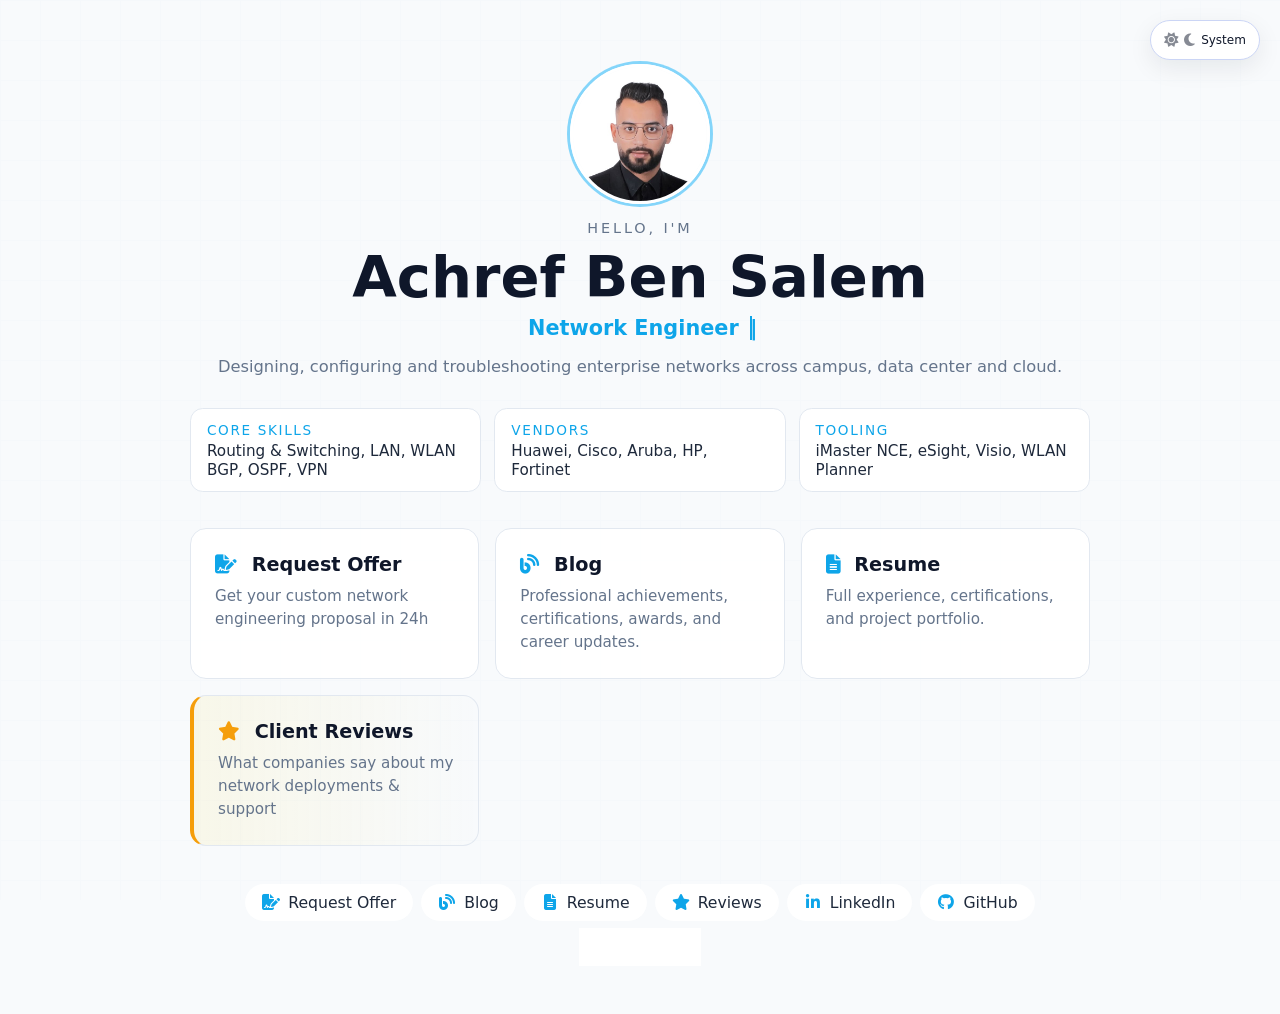
<file: index.html>
<!DOCTYPE html>
<html lang="en">
<head>
  <meta charset="UTF-8" />
  <meta name="viewport" content="width=device-width, initial-scale=1.0" />
  <title>Achref Ben Salem | Network Engineer</title>

  <!-- Favicon using your PNG -->
  <link rel="icon" type="image/png" sizes="256x256" href="favicons/favicon-256x256.png" />
  <link rel="icon" type="image/png" sizes="96x96" href="favicons/favicon-96x96.png" />
  <link rel="icon" type="image/png" sizes="32x32" href="favicons/favicon-32x32.png" />
  <link rel="icon" type="image/png" sizes="16x16" href="favicons/favicon-16x16.png" />

  <!-- Icons + styles -->
  <link rel="stylesheet"
        href="https://cdnjs.cloudflare.com/ajax/libs/font-awesome/6.5.1/css/all.min.css" />
  <link rel="stylesheet" href="style.css" />
</head>
<body>
  <!-- Animated background grid -->
  <div class="grid-bg"></div>

  <!-- Page shell so theme toggle is relative -->
  <div class="page-shell">
    <!-- Theme Toggle -->
    <button class="theme-toggle" title="Toggle theme" aria-label="Toggle theme">
      <i class="fas fa-sun"></i>
      <i class="fas fa-moon"></i>
      <span class="theme-label">Auto</span>
    </button>

    <main class="hero">
      <div class="hero-content">
        <div class="avatar-wrapper">
          <img src="avatar.jpg" alt="Achref Ben Salem" class="avatar-circle" />
        </div>

        <p class="hello">Hello, I'm</p>
        <h1 class="name">Achref Ben Salem</h1>

        <h2 class="typing">
          <span id="typing-text"></span>
          <span class="cursor">|</span>
        </h2>

        <p class="subtitle">
          Designing, configuring and troubleshooting enterprise networks across campus,
          data center and cloud.
        </p>

        <section class="badges">
          <div class="badge">
            <span class="badge-title">Core Skills</span>
            <span class="badge-body">Routing & Switching, LAN, WLAN  BGP, OSPF, VPN</span>
          </div>
          <div class="badge">
            <span class="badge-title">Vendors</span>
            <span class="badge-body">Huawei, Cisco, Aruba, HP, Fortinet</span>
          </div>
          <div class="badge">
            <span class="badge-title">Tooling</span>
            <span class="badge-body">iMaster NCE, eSight, Visio, WLAN Planner</span>
          </div>
        </section>

        <!-- BIG RECTANGLES - ADDED REQUEST OFFER BUTTON HERE (near Blog/Resume) -->
        <section class="cards">
          <!-- ADDED: Request Offer card FIRST position -->
          <a href="offer.html" class="card request-offer-card">
            <h3><i class="fas fa-file-signature"></i> Request Offer</h3>
            <p>Get your custom network engineering proposal in 24h</p>
          </a>
          <a href="blog.html" class="card">
            <h3><i class="fas fa-blog"></i> Blog</h3>
            <p>Professional achievements, certifications, awards, and career updates.</p>
          </a>
          <a href="resume.html" class="card" target="_blank">
            <h3><i class="fas fa-file-alt"></i> Resume</h3>
            <p>Full experience, certifications, and project portfolio.</p>
          </a>
		    <!-- NEW: Testimonials card -->
		  <a href="testimonials.html" class="card testimonials-card">
			<h3><i class="fas fa-star"></i> Client Reviews</h3>
			<p>What companies say about my network deployments & support</p>
		  </a>
        </section>

        <div class="links">
          <!-- ADDED: Request Offer button HERE (near Blog in links) -->
          <a href="offer.html" class="link-item request-offer-link" target="_blank">
            <i class="fas fa-file-signature"></i> Request Offer
          </a>
          <a href="blog.html" class="link-item" target="_blank">
            <i class="fas fa-blog"></i> Blog
          </a>
          <a href="resume.html" class="link-item" target="_blank">
            <i class="fas fa-file-alt"></i> Resume
          </a>
		  <a href="testimonials.html" class="link-item" target="_blank">
			  <i class="fas fa-star"></i> Reviews
			</a>

          <a href="https://www.linkedin.com/in/bensalemtn/" class="link-item" target="_blank" rel="noopener">
            <i class="fab fa-linkedin-in"></i> LinkedIn
          </a>
          <a href="https://github.com/bensalemtn" class="link-item" target="_blank" rel="noopener">
            <i class="fab fa-github"></i> GitHub
          </a>
          <a href="mailto:achref@bensalem.tn" class="link-item">
            <i class="fas fa-envelope"></i> Contact
          </a>
        </div>
      </div>
    </main>
  </div>

  <!-- YOUR EXACT ORIGINAL JAVASCRIPT - UNCHANGED -->
  <script>
    const themeToggle = document.querySelector('.theme-toggle');
    const body = document.body;
    const themeLabel = document.querySelector('.theme-label');
    const sunIcon = themeToggle.querySelector('.fa-sun');
    const moonIcon = themeToggle.querySelector('.fa-moon');

    const themes = ['light', 'dark', 'system'];
    let currentThemeIndex = 0;

    const systemDarkQuery = window.matchMedia('(prefers-color-scheme: dark)');
    systemDarkQuery.addEventListener('change', () => {
      const saved = localStorage.getItem('theme') || 'system';
      if (saved === 'system') {
        applyTheme('system');
      }
    });

    const savedTheme = localStorage.getItem('theme') || 'system';
    currentThemeIndex = themes.indexOf(savedTheme);
    if (currentThemeIndex === -1) currentThemeIndex = 2;
    applyTheme(themes[currentThemeIndex]);

    themeToggle.addEventListener('click', () => {
      currentThemeIndex = (currentThemeIndex + 1) % themes.length;
      applyTheme(themes[currentThemeIndex]);
    });

    function applyTheme(theme) {
      localStorage.setItem('theme', theme);

      if (theme === 'light') {
        body.classList.remove('dark-theme');
        body.setAttribute('data-theme', 'light');
      } else if (theme === 'dark') {
        body.classList.add('dark-theme');
        body.setAttribute('data-theme', 'dark');
      } else { // system
        body.removeAttribute('data-theme');
        const prefersDark = systemDarkQuery.matches;
        if (prefersDark) {
          body.classList.add('dark-theme');
        } else {
          body.classList.remove('dark-theme');
        }
      }

      themeLabel.textContent = theme.charAt(0).toUpperCase() + theme.slice(1);

      if (theme === 'light') {
        sunIcon.style.opacity = '1';
        moonIcon.style.opacity = '0.3';
      } else if (theme === 'dark') {
        sunIcon.style.opacity = '0.3';
        moonIcon.style.opacity = '1';
      } else {
        sunIcon.style.opacity = '0.5';
        moonIcon.style.opacity = '0.5';
      }
    }

    // Hide theme button when scrolled down, show only near top
    window.addEventListener('scroll', () => {
      const currentY = window.scrollY;
      if (currentY > 80) {
        themeToggle.classList.add('hidden');
      } else {
        themeToggle.classList.remove('hidden');
      }
    });

    // Typing effect
    const roles = [
      "Network Engineer",
      "Campus & DC Fabric Specialist",
      "Huawei iMaster NCE Engineer",
      "SDN & Automation Enthusiast"
    ];

    const typingText = document.getElementById("typing-text");
    let roleIndex = 0;
    let charIndex = 0;
    let deleting = false;

    function type() {
      const current = roles[roleIndex];

      if (!deleting) {
        typingText.textContent = current.slice(0, ++charIndex);
        if (charIndex === current.length) {
          deleting = true;
          setTimeout(type, 1500);
          return;
        }
      } else {
        typingText.textContent = current.slice(0, --charIndex);
        if (charIndex === 0) {
          deleting = false;
          roleIndex = (roleIndex + 1) % roles.length;
        }
      }
      setTimeout(type, deleting ? 60 : 100);
    }

    document.addEventListener("DOMContentLoaded", type);
  </script>
</body>
</html>
</file>
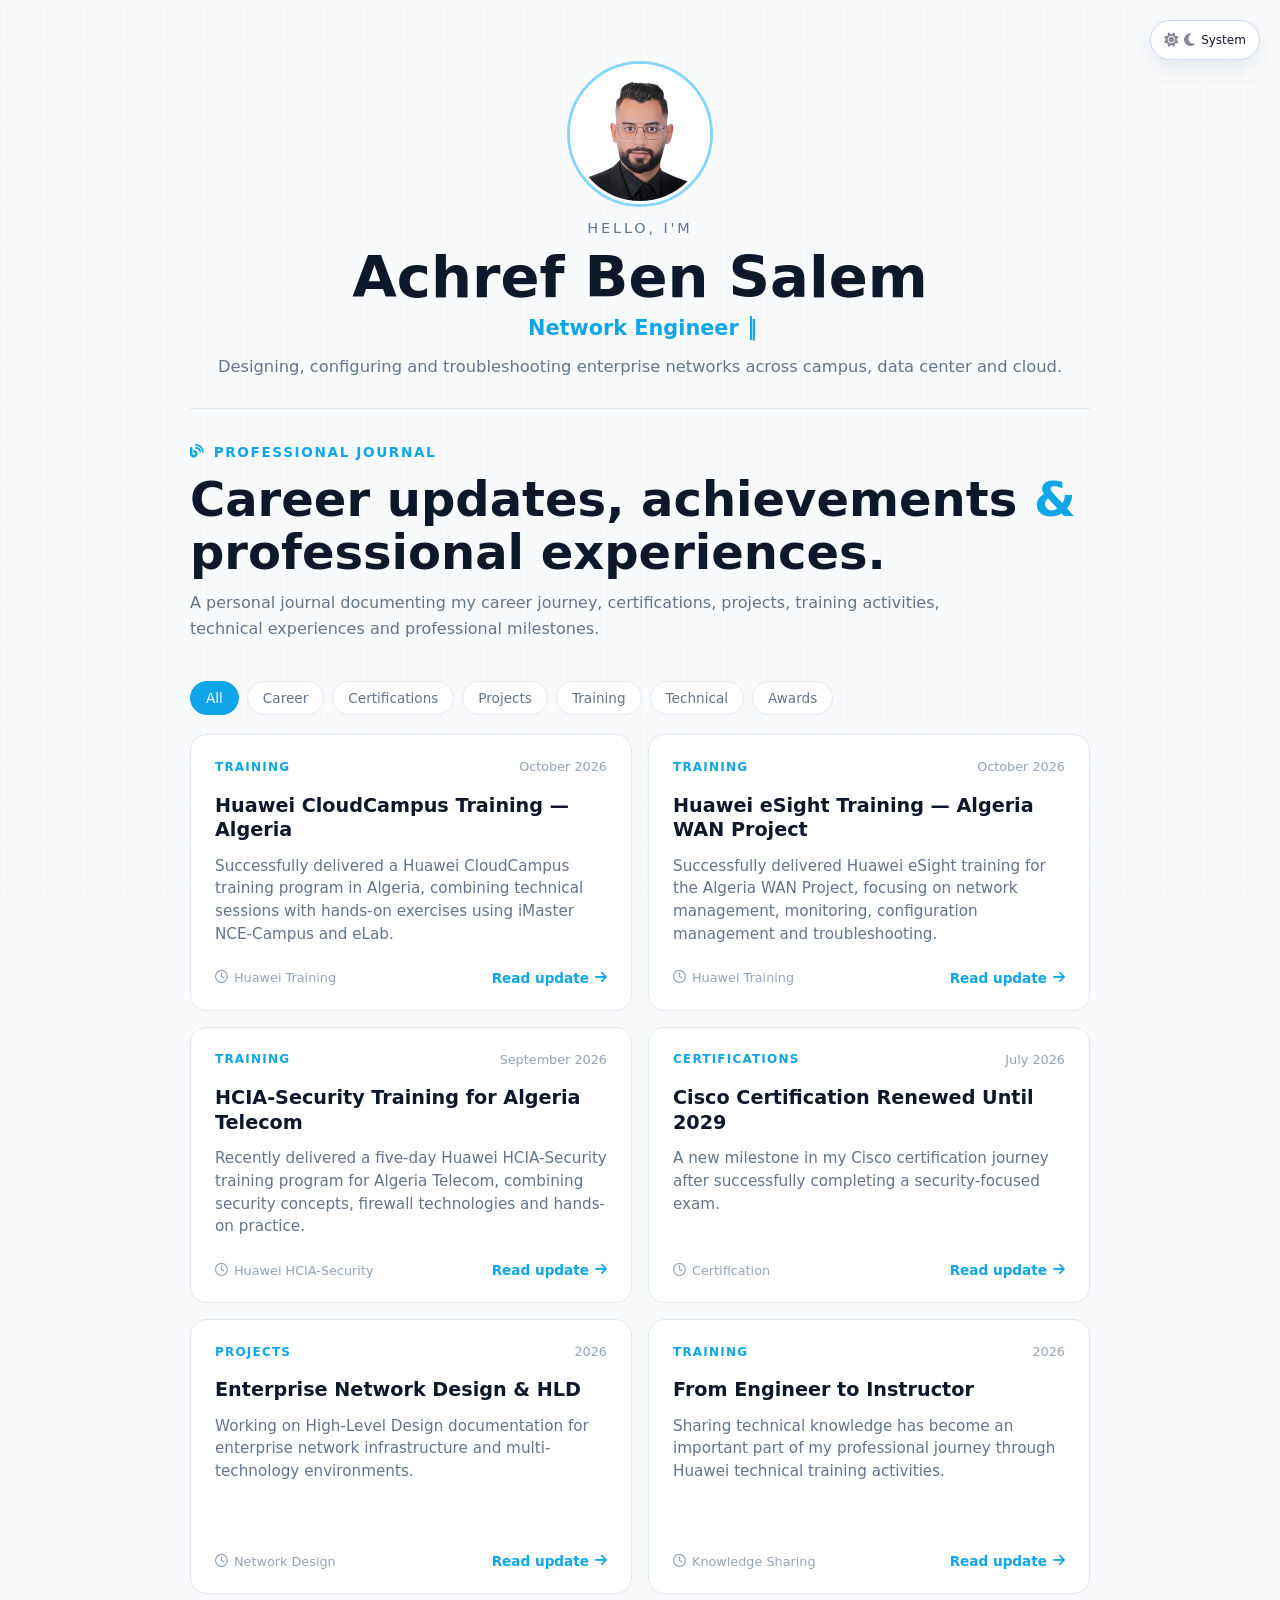
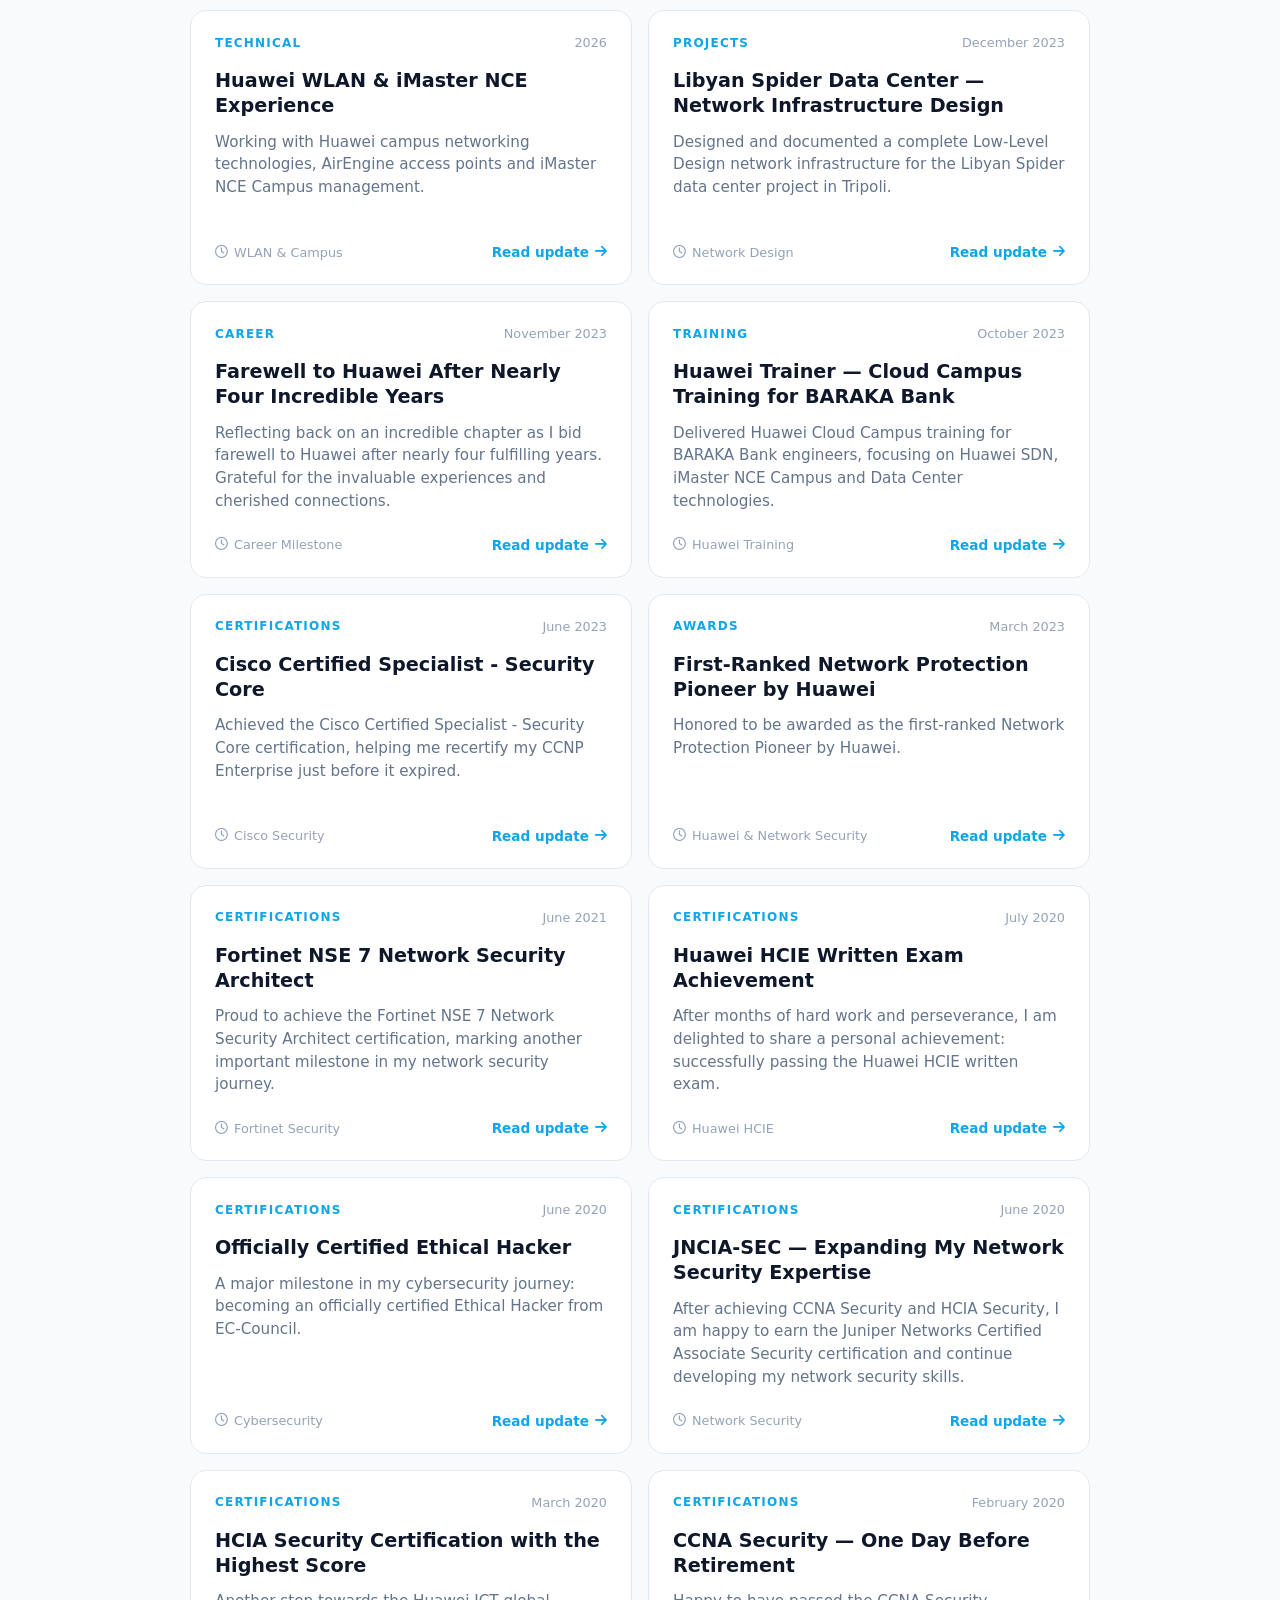
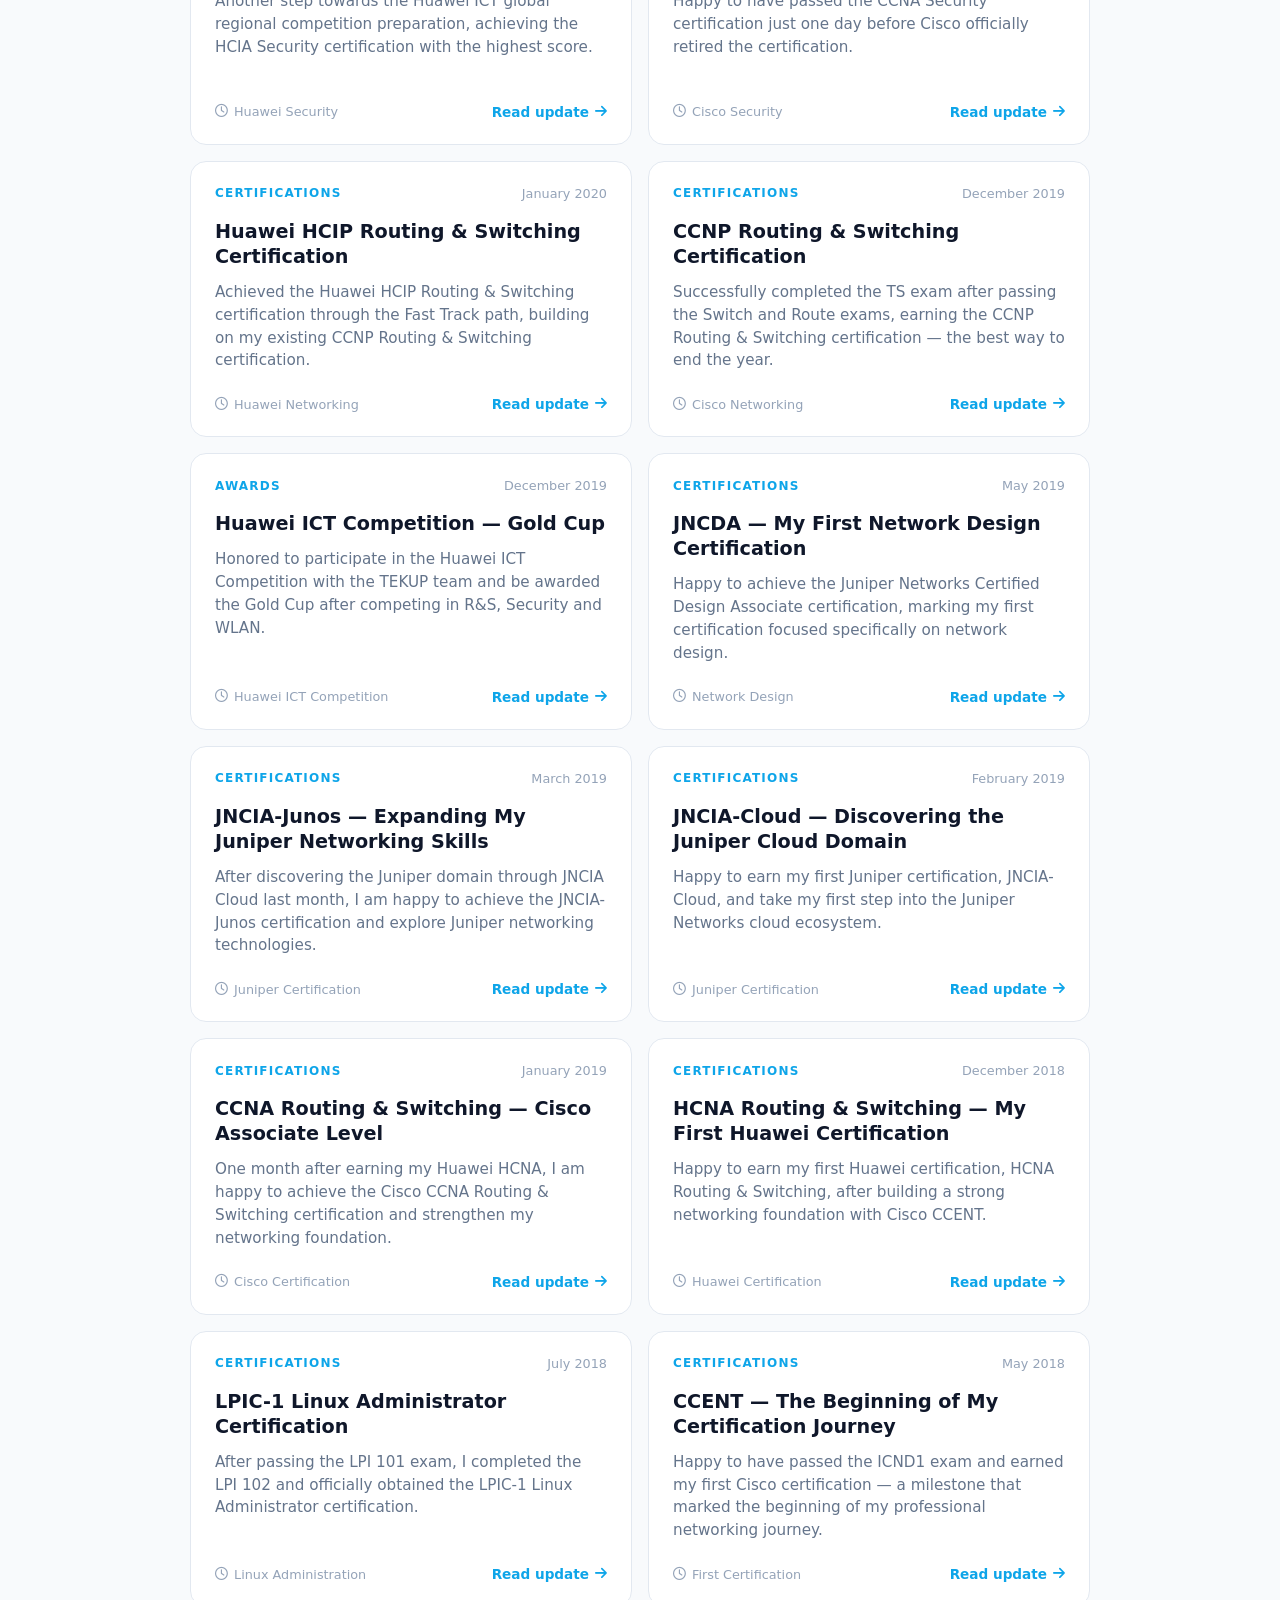
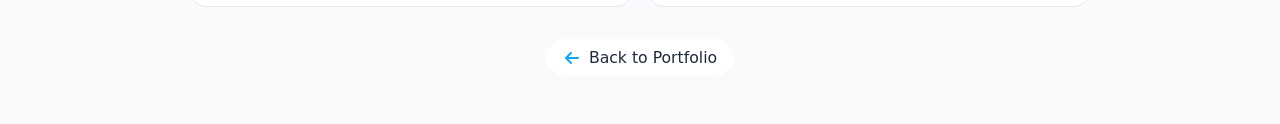
<file: blog.html>
<!DOCTYPE html>
<html lang="en">

<head>

  <meta charset="UTF-8">

  <meta
    name="viewport"
    content="width=device-width, initial-scale=1.0"
  >

  <title>
    Achref Ben Salem | Professional Journal
  </title>

  <!-- Favicon using your PNG -->
  <link rel="icon" type="image/png" sizes="256x256" href="favicons/favicon-256x256.png" />
  <link rel="icon" type="image/png" sizes="96x96" href="favicons/favicon-96x96.png" />
  <link rel="icon" type="image/png" sizes="32x32" href="favicons/favicon-32x32.png" />
  <link rel="icon" type="image/png" sizes="16x16" href="favicons/favicon-16x16.png" />

  <!-- Font Awesome - same version/style as main website -->
  <link
    rel="stylesheet"
    href="https://cdnjs.cloudflare.com/ajax/libs/font-awesome/6.5.1/css/all.min.css"
  >


  <!-- Blog CSS -->
  <link
    rel="stylesheet"
    href="blog-style.css"
  >

</head>


<body>


  <!-- =====================================================
       SAME ANIMATED GRID AS MAIN WEBSITE
       ===================================================== -->

  <div class="grid-bg"></div>


  <!-- =====================================================
       PAGE SHELL
       ===================================================== -->

  <div class="page-shell">


    <!-- ===================================================
         SAME THEME BUTTON AS MAIN WEBSITE

         Light → Dark → System
         =================================================== -->

    <button
      class="theme-toggle"
      title="Toggle theme"
      aria-label="Toggle theme"
    >

      <i class="fas fa-sun"></i>

      <i class="fas fa-moon"></i>

      <span class="theme-label">
        System
      </span>

    </button>



    <!-- ===================================================
         MAIN HERO
         SAME STYLE AS MAIN PORTFOLIO
         =================================================== -->

    <main class="hero">


      <div class="hero-content">


        <!-- =================================================
             SAME AVATAR
             ================================================= -->

        <div class="avatar-wrapper">

          <img
            src="avatar.jpg"
            alt="Achref Ben Salem"
            class="avatar-circle"
          >

        </div>


        <!-- =================================================
             SAME HELLO
             ================================================= -->

        <p class="hello">
          Hello, I'm
        </p>


        <!-- =================================================
             SAME NAME
             ================================================= -->

        <h1 class="name">
          Achref Ben Salem
        </h1>


        <!-- =================================================
             SAME TYPING EFFECT
             ================================================= -->

        <h2 class="typing">

          <span id="typing-text"></span>

          <span class="cursor">
            |
          </span>

        </h2>


        <!-- =================================================
             SAME SUBTITLE
             ================================================= -->

        <p class="subtitle">

          Designing, configuring and troubleshooting
          enterprise networks across campus,
          data center and cloud.

        </p>



        <!-- =================================================
             BLOG INTRODUCTION
             ================================================= -->

        <section class="journal-intro">


          <div class="journal-label">

            <i class="fas fa-blog"></i>

            Professional Journal

          </div>


          <h2>

            Career updates, achievements
            <span>&amp;</span>
            professional experiences.

          </h2>


          <p>

            A personal journal documenting my career
            journey, certifications, projects, training
            activities, technical experiences and
            professional milestones.

          </p>


        </section>



        <!-- =================================================
             BLOG FILTERS
             ================================================= -->

        <nav
          class="journal-filters"
          id="journalFilters"
        >


          <button
            class="journal-filter active"
            data-category="all"
          >
            All
          </button>


          <button
            class="journal-filter"
            data-category="career"
          >
            Career
          </button>


          <button
            class="journal-filter"
            data-category="certifications"
          >
            Certifications
          </button>


          <button
            class="journal-filter"
            data-category="projects"
          >
            Projects
          </button>


          <button
            class="journal-filter"
            data-category="training"
          >
            Training
          </button>


          <button
            class="journal-filter"
            data-category="technical"
          >
            Technical
          </button>
		  
		  <button
            class="journal-filter"
            data-category="awards"
          >
            Awards
          </button>

        </nav>



        <!-- =================================================
             ARTICLES
             ================================================= -->

        <section
          class="journal-cards"
          id="journalCards"
        >

			<!-- ===============================================
		     ARTICLE 32
		     =============================================== -->

			<article
			  class="journal-card"
			  data-category="training"
			  data-article="huawei-cloudcampus-training-algeria"
			>
			
			  <div class="journal-card-top">
			
			    <span class="journal-category">
			      Training
			    </span>
			
			    <span class="journal-year">
			      October 2026
			    </span>
			
			  </div>
			
			
			  <h3>
			    Huawei CloudCampus Training — Algeria
			  </h3>
			
			
			  <p>
			
			    Successfully delivered a Huawei CloudCampus training
			    program in Algeria, combining technical sessions with
			    hands-on exercises using iMaster NCE-Campus and eLab.
			
			  </p>
			
			
			  <div class="journal-card-bottom">
			
			    <span>
			      <i class="far fa-clock"></i>
			      Huawei Training
			    </span>
			
			
			    <button class="read-update">
			
			      Read update
			
			      <i class="fas fa-arrow-right"></i>
			
			    </button>
			
			  </div>
			
			</article>

	
			<!-- ===============================================
			     ARTICLE 33
			     =============================================== -->
			
			<article
			  class="journal-card"
			  data-category="training"
			  data-article="huawei-esight-training-algeria"
			>
			
			  <div class="journal-card-top">
			
			    <span class="journal-category">
			      Training
			    </span>
			
			    <span class="journal-year">
			      October 2026
			    </span>
			
			  </div>
			
			
			  <h3>
			    Huawei eSight Training — Algeria WAN Project
			  </h3>
			
			
			  <p>
			
			    Successfully delivered Huawei eSight training for the
			    Algeria WAN Project, focusing on network management,
			    monitoring, configuration management and troubleshooting.
			
			  </p>
			
			
			  <div class="journal-card-bottom">
			
			    <span>
			      <i class="far fa-clock"></i>
			      Huawei Training
			    </span>
			
			
			    <button class="read-update">
			
			      Read update
			
			      <i class="fas fa-arrow-right"></i>
			
			    </button>
			
			  </div>
			
			</article>

		 <!-- ===============================================
			 ARTICLE 18
			 =============================================== -->

		<article
		  class="journal-card"
		  data-category="training"
		  data-article="hcia-training-algeria-telecom"
		>

		  <div class="journal-card-top">

			<span class="journal-category">
			  Training
			</span>

			<span class="journal-year">
			  September 2026
			</span>

		  </div>


		  <h3>
			HCIA-Security Training for Algeria Telecom
		  </h3>


		  <p>

			Recently delivered a five-day Huawei HCIA-Security
			training program for Algeria Telecom, combining
			security concepts, firewall technologies and hands-on practice.

		  </p>


		  <div class="journal-card-bottom">

			<span>
			  <i class="far fa-clock"></i>
			  Huawei HCIA-Security
			</span>


			<button class="read-update">

			  Read update

			  <i class="fas fa-arrow-right"></i>

			</button>

		  </div>

		</article>


          <!-- ===============================================
               ARTICLE 2
               =============================================== -->

          <article
            class="journal-card"
            data-category="certifications"
            data-article="cisco-certification"
          >

            <div class="journal-card-top">

              <span class="journal-category">
                Certifications
              </span>

              <span class="journal-year">
                July 2026
              </span>


            </div>


            <h3>
              Cisco Certification Renewed Until 2029
            </h3>


            <p>

              A new milestone in my Cisco certification
              journey after successfully completing a
              security-focused exam.

            </p>


            <div class="journal-card-bottom">

              <span>
                <i class="far fa-clock"></i>
                Certification
              </span>


              <button class="read-update">

                Read update

                <i class="fas fa-arrow-right"></i>

              </button>

            </div>

          </article>


          <!-- ===============================================
               ARTICLE 4
               =============================================== -->

          <article
            class="journal-card"
            data-category="projects"
            data-article="hld"
          >

            <div class="journal-card-top">

              <span class="journal-category">
                Projects
              </span>

              <span class="journal-year">
                2026
              </span>

            </div>


            <h3>
              Enterprise Network Design &amp; HLD
            </h3>


            <p>

              Working on High-Level Design documentation
              for enterprise network infrastructure and
              multi-technology environments.

            </p>


            <div class="journal-card-bottom">

              <span>
                <i class="far fa-clock"></i>
                Network Design
              </span>


              <button class="read-update">

                Read update

                <i class="fas fa-arrow-right"></i>

              </button>

            </div>

          </article>


          <!-- ===============================================
               ARTICLE 7
               =============================================== -->

          <article
            class="journal-card"
            data-category="training"
            data-article="instructor"
          >

            <div class="journal-card-top">

              <span class="journal-category">
                Training
              </span>

              <span class="journal-year">
                2026
              </span>

            </div>


            <h3>
              From Engineer to Instructor
            </h3>


            <p>

              Sharing technical knowledge has become an
              important part of my professional journey
              through Huawei technical training activities.

            </p>


            <div class="journal-card-bottom">

              <span>
                <i class="far fa-clock"></i>
                Knowledge Sharing
              </span>


              <button class="read-update">

                Read update

                <i class="fas fa-arrow-right"></i>

              </button>

            </div>

          </article>


          <!-- ===============================================
               ARTICLE 9
               =============================================== -->

          <article
            class="journal-card"
            data-category="technical"
            data-article="wlan"
          >

            <div class="journal-card-top">

              <span class="journal-category">
                Technical
              </span>

              <span class="journal-year">
                2026
              </span>

            </div>


            <h3>
              Huawei WLAN &amp; iMaster NCE Experience
            </h3>


            <p>

              Working with Huawei campus networking
              technologies, AirEngine access points and
              iMaster NCE Campus management.

            </p>


            <div class="journal-card-bottom">

              <span>
                <i class="far fa-clock"></i>
                WLAN &amp; Campus
              </span>


              <button class="read-update">

                Read update

                <i class="fas fa-arrow-right"></i>

              </button>

            </div>

          </article>

		  
			<!-- ===============================================
				 ARTICLE 24
				 =============================================== -->

			<article
			  class="journal-card"
			  data-category="projects"
			  data-article="libyan-spider-datacenter"
			>

			  <div class="journal-card-top">

				<span class="journal-category">
				  Projects
				</span>

				<span class="journal-year">
				  December 2023
				</span>

			  </div>


			  <h3>
				Libyan Spider Data Center — Network Infrastructure Design
			  </h3>


			  <p>

				Designed and documented a complete Low-Level Design
				network infrastructure for the Libyan Spider data center
				project in Tripoli.

			  </p>


			  <div class="journal-card-bottom">

				<span>
				  <i class="far fa-clock"></i>
				  Network Design
				</span>


				<button class="read-update">

				  Read update

				  <i class="fas fa-arrow-right"></i>

				</button>

			  </div>

			</article>
		  
				<!-- ===============================================
				 ARTICLE 12
				 =============================================== -->

			<article
			  class="journal-card"
			  data-category="career"
			  data-article="farewell-huawei"
			>

			  <div class="journal-card-top">

				<span class="journal-category">
				  Career
				</span>

				<span class="journal-year">
				  November 2023
				</span>

			  </div>


			  <h3>
				Farewell to Huawei After Nearly Four Incredible Years
			  </h3>


			  <p>

				Reflecting back on an incredible chapter as I bid farewell
				to Huawei after nearly four fulfilling years. Grateful for
				the invaluable experiences and cherished connections.

			  </p>


			  <div class="journal-card-bottom">

				<span>
				  <i class="far fa-clock"></i>
				  Career Milestone
				</span>


				<button class="read-update">

				  Read update

				  <i class="fas fa-arrow-right"></i>

				</button>

			  </div>

			</article>
						
			<!-- ===============================================
				 ARTICLE 25
				 =============================================== -->

			<article
			  class="journal-card"
			  data-category="training"
			  data-article="huawei-trainer-prologic"
			>

			  <div class="journal-card-top">

				<span class="journal-category">
				  Training
				</span>

				<span class="journal-year">
				  October 2023
				</span>

			  </div>


			  <h3>
				Huawei Trainer — Cloud Campus Training for BARAKA Bank
			  </h3>


			  <p>

				Delivered Huawei Cloud Campus training for BARAKA Bank
				engineers, focusing on Huawei SDN, iMaster NCE Campus
				and Data Center technologies.

			  </p>


			  <div class="journal-card-bottom">

				<span>
				  <i class="far fa-clock"></i>
				  Huawei Training
				</span>


				<button class="read-update">

				  Read update

				  <i class="fas fa-arrow-right"></i>

				</button>

			  </div>

			</article>

			<!-- ===============================================
				 ARTICLE 16
				 =============================================== -->

			<article
			  class="journal-card"
			  data-category="certifications"
			  data-article="cisco-security-core"
			>

			  <div class="journal-card-top">

				<span class="journal-category">
				  Certifications
				</span>

				<span class="journal-year">
				  June 2023
				</span>

			  </div>


			  <h3>
				Cisco Certified Specialist - Security Core
			  </h3>


			  <p>

				Achieved the Cisco Certified Specialist - Security Core
				certification, helping me recertify my CCNP Enterprise
				just before it expired.

			  </p>


			  <div class="journal-card-bottom">

				<span>
				  <i class="far fa-clock"></i>
				  Cisco Security
				</span>


				<button class="read-update">

				  Read update

				  <i class="fas fa-arrow-right"></i>

				</button>

			  </div>

			</article>
		  
		  <!-- ===============================================
				 ARTICLE 11
				 =============================================== -->

			<article
			  class="journal-card"
			  data-category="awards"
			  data-article="huawei-network-protection-pioneer"
			>

			  <div class="journal-card-top">

				<span class="journal-category">
				  Awards
				</span>

				<span class="journal-year">
				  March 2023
				</span>

			  </div>


			  <h3>
				First-Ranked Network Protection Pioneer by Huawei
			  </h3>


			  <p>

				Honored to be awarded as the first-ranked
				Network Protection Pioneer by Huawei.

			  </p>


			  <div class="journal-card-bottom">

				<span>
				  <i class="far fa-clock"></i>
				  Huawei &amp; Network Security
				</span>


				<button class="read-update">

				  Read update

				  <i class="fas fa-arrow-right"></i>

				</button>

			  </div>

			</article>

			<!-- ===============================================
				 ARTICLE 19
				 =============================================== -->

			<article
			  class="journal-card"
			  data-category="certifications"
			  data-article="fortinet-nse7"
			>

			  <div class="journal-card-top">

				<span class="journal-category">
				  Certifications
				</span>

				<span class="journal-year">
				  June 2021
				</span>

			  </div>


			  <h3>
				Fortinet NSE 7 Network Security Architect
			  </h3>


			  <p>

				Proud to achieve the Fortinet NSE 7 Network Security Architect
				certification, marking another important milestone in my
				network security journey.

			  </p>


			  <div class="journal-card-bottom">

				<span>
				  <i class="far fa-clock"></i>
				  Fortinet Security
				</span>


				<button class="read-update">

				  Read update

				  <i class="fas fa-arrow-right"></i>

				</button>

			  </div>

			</article>
			
			<!-- ===============================================
				 ARTICLE 17
				 =============================================== -->

			<article
			  class="journal-card"
			  data-category="certifications"
			  data-article="hcie-written-exam"
			>

			  <div class="journal-card-top">

				<span class="journal-category">
				  Certifications
				</span>

				<span class="journal-year">
				  July 2020
				</span>

			  </div>


			  <h3>
				Huawei HCIE Written Exam Achievement
			  </h3>


			  <p>

				After months of hard work and perseverance, I am delighted
				to share a personal achievement: successfully passing the
				Huawei HCIE written exam.

			  </p>


			  <div class="journal-card-bottom">

				<span>
				  <i class="far fa-clock"></i>
				  Huawei HCIE
				</span>


				<button class="read-update">

				  Read update

				  <i class="fas fa-arrow-right"></i>

				</button>

			  </div>

			</article>
			
			<!-- ===============================================
			 ARTICLE 13
			 =============================================== -->

			<article
			  class="journal-card"
			  data-category="certifications"
			  data-article="ceh-certification"
			>

			  <div class="journal-card-top">

				<span class="journal-category">
				  Certifications
				</span>

				<span class="journal-year">
				  June 2020
				</span>

			  </div>


			  <h3>
				Officially Certified Ethical Hacker
			  </h3>


			  <p>

				A major milestone in my cybersecurity journey:
				becoming an officially certified Ethical Hacker
				from EC-Council.

			  </p>


			  <div class="journal-card-bottom">

				<span>
				  <i class="far fa-clock"></i>
				  Cybersecurity
				</span>


				<button class="read-update">

				  Read update

				  <i class="fas fa-arrow-right"></i>

				</button>

			  </div>

			</article>
			
			<!-- ===============================================
				 ARTICLE 31
				 =============================================== -->

			<article
			  class="journal-card"
			  data-category="certifications"
			  data-article="jncia-sec"
			>

			  <div class="journal-card-top">

				<span class="journal-category">
				  Certifications
				</span>

				<span class="journal-year">
				  June 2020
				</span>

			  </div>


			  <h3>
				JNCIA-SEC — Expanding My Network Security Expertise
			  </h3>


			  <p>

				After achieving CCNA Security and HCIA Security,
				I am happy to earn the Juniper Networks Certified
				Associate Security certification and continue
				developing my network security skills.

			  </p>


			  <div class="journal-card-bottom">

				<span>
				  <i class="far fa-clock"></i>
				  Network Security
				</span>


				<button class="read-update">

				  Read update

				  <i class="fas fa-arrow-right"></i>

				</button>

			  </div>

			</article>
			
			<!-- ===============================================
				 ARTICLE 14
				 =============================================== -->

			<article
			  class="journal-card"
			  data-category="certifications"
			  data-article="hcia-security"
			>

			  <div class="journal-card-top">

				<span class="journal-category">
				  Certifications
				</span>

				<span class="journal-year">
				  March 2020
				</span>

			  </div>


			  <h3>
				HCIA Security Certification with the Highest Score
			  </h3>


			  <p>

				Another step towards the Huawei ICT global regional
				competition preparation, achieving the HCIA Security
				certification with the highest score.

			  </p>


			  <div class="journal-card-bottom">

				<span>
				  <i class="far fa-clock"></i>
				  Huawei Security
				</span>


				<button class="read-update">

				  Read update

				  <i class="fas fa-arrow-right"></i>

				</button>

			  </div>

			</article>
			
		<!-- ===============================================
			 ARTICLE 23
			 =============================================== -->

		<article
		  class="journal-card"
		  data-category="certifications"
		  data-article="ccna-security"
		>

		  <div class="journal-card-top">

			<span class="journal-category">
			  Certifications
			</span>

			<span class="journal-year">
			  February 2020
			</span>

		  </div>


		  <h3>
			CCNA Security — One Day Before Retirement
		  </h3>


		  <p>

			Happy to have passed the CCNA Security certification
			just one day before Cisco officially retired the
			certification.

		  </p>


		  <div class="journal-card-bottom">

			<span>
			  <i class="far fa-clock"></i>
			  Cisco Security
			</span>


			<button class="read-update">

			  Read update

			  <i class="fas fa-arrow-right"></i>

			</button>

		  </div>

		</article>			
			
			<!-- ===============================================
				 ARTICLE 21
				 =============================================== -->

			<article
			  class="journal-card"
			  data-category="certifications"
			  data-article="hcip-routing-switching"
			>

			  <div class="journal-card-top">

				<span class="journal-category">
				  Certifications
				</span>

				<span class="journal-year">
				  January 2020
				</span>

			  </div>


			  <h3>
				Huawei HCIP Routing &amp; Switching Certification
			  </h3>


			  <p>

				Achieved the Huawei HCIP Routing &amp; Switching certification
				through the Fast Track path, building on my existing CCNP
				Routing &amp; Switching certification.

			  </p>


			  <div class="journal-card-bottom">

				<span>
				  <i class="far fa-clock"></i>
				  Huawei Networking
				</span>


				<button class="read-update">

				  Read update

				  <i class="fas fa-arrow-right"></i>

				</button>

			  </div>

			</article>
			
			<!-- ===============================================
				 ARTICLE 22
				 =============================================== -->

			<article
			  class="journal-card"
			  data-category="certifications"
			  data-article="ccnp-routing-switching"
			>

			  <div class="journal-card-top">

				<span class="journal-category">
				  Certifications
				</span>

				<span class="journal-year">
				  December 2019
				</span>

			  </div>


			  <h3>
				CCNP Routing &amp; Switching Certification
			  </h3>


			  <p>

				Successfully completed the TS exam after passing the
				Switch and Route exams, earning the CCNP Routing &amp; Switching
				certification — the best way to end the year.

			  </p>


			  <div class="journal-card-bottom">

				<span>
				  <i class="far fa-clock"></i>
				  Cisco Networking
				</span>


				<button class="read-update">

				  Read update

				  <i class="fas fa-arrow-right"></i>

				</button>

			  </div>

			</article>			
			
			<!-- ===============================================
				 ARTICLE 15
				 =============================================== -->

			<article
			  class="journal-card"
			  data-category="awards"
			  data-article="huawei-ict-competition"
			>

			  <div class="journal-card-top">

				<span class="journal-category">
				  Awards
				</span>

				<span class="journal-year">
				  December 2019
				</span>

			  </div>


			  <h3>
				Huawei ICT Competition — Gold Cup
			  </h3>


			  <p>

				Honored to participate in the Huawei ICT Competition
				with the TEKUP team and be awarded the Gold Cup after
				competing in R&amp;S, Security and WLAN.

			  </p>


			  <div class="journal-card-bottom">

				<span>
				  <i class="far fa-clock"></i>
				  Huawei ICT Competition
				</span>


				<button class="read-update">

				  Read update

				  <i class="fas fa-arrow-right"></i>

				</button>

			  </div>

			</article>
			
			<!-- ===============================================
				 ARTICLE 30
				 =============================================== -->

			<article
			  class="journal-card"
			  data-category="certifications"
			  data-article="jncda-design"
			>

			  <div class="journal-card-top">

				<span class="journal-category">
				  Certifications
				</span>

				<span class="journal-year">
				  May 2019
				</span>

			  </div>


			  <h3>
				JNCDA — My First Network Design Certification
			  </h3>


			  <p>

				Happy to achieve the Juniper Networks Certified Design
				Associate certification, marking my first certification
				focused specifically on network design.

			  </p>


			  <div class="journal-card-bottom">

				<span>
				  <i class="far fa-clock"></i>
				  Network Design
				</span>


				<button class="read-update">

				  Read update

				  <i class="fas fa-arrow-right"></i>

				</button>

			  </div>

			</article>
			
			<!-- ===============================================
				 ARTICLE 29
				 =============================================== -->

			<article
			  class="journal-card"
			  data-category="certifications"
			  data-article="jncia-junos"
			>

			  <div class="journal-card-top">

				<span class="journal-category">
				  Certifications
				</span>

				<span class="journal-year">
				  March 2019
				</span>

			  </div>


			  <h3>
				JNCIA-Junos — Expanding My Juniper Networking Skills
			  </h3>


			  <p>

				After discovering the Juniper domain through JNCIA Cloud
				last month, I am happy to achieve the JNCIA-Junos
				certification and explore Juniper networking technologies.

			  </p>


			  <div class="journal-card-bottom">

				<span>
				  <i class="far fa-clock"></i>
				  Juniper Certification
				</span>


				<button class="read-update">

				  Read update

				  <i class="fas fa-arrow-right"></i>

				</button>

			  </div>

			</article>
			
			<!-- ===============================================
				 ARTICLE 29
				 =============================================== -->

			<article
			  class="journal-card"
			  data-category="certifications"
			  data-article="jncia-cloud"
			>

			  <div class="journal-card-top">

				<span class="journal-category">
				  Certifications
				</span>

				<span class="journal-year">
				  February 2019
				</span>

			  </div>


			  <h3>
				JNCIA-Cloud — Discovering the Juniper Cloud Domain
			  </h3>


			  <p>

				Happy to earn my first Juniper certification,
				JNCIA-Cloud, and take my first step into the
				Juniper Networks cloud ecosystem.

			  </p>


			  <div class="journal-card-bottom">

				<span>
				  <i class="far fa-clock"></i>
				  Juniper Certification
				</span>


				<button class="read-update">

				  Read update

				  <i class="fas fa-arrow-right"></i>

				</button>

			  </div>

			</article>
			
			<!-- ===============================================
				 ARTICLE 28
				 =============================================== -->

			<article
			  class="journal-card"
			  data-category="certifications"
			  data-article="ccna-routing-switching"
			>

			  <div class="journal-card-top">

				<span class="journal-category">
				  Certifications
				</span>

				<span class="journal-year">
				  January 2019
				</span>

			  </div>


			  <h3>
				CCNA Routing & Switching — Cisco Associate Level
			  </h3>


			  <p>

				One month after earning my Huawei HCNA,
				I am happy to achieve the Cisco CCNA Routing & Switching
				certification and strengthen my networking foundation.

			  </p>


			  <div class="journal-card-bottom">

				<span>
				  <i class="far fa-clock"></i>
				  Cisco Certification
				</span>


				<button class="read-update">

				  Read update

				  <i class="fas fa-arrow-right"></i>

				</button>

			  </div>

			</article>
			
			<!-- ===============================================
				 ARTICLE 27
				 =============================================== -->

			<article
			  class="journal-card"
			  data-category="certifications"
			  data-article="hcna-routing-switching"
			>

			  <div class="journal-card-top">

				<span class="journal-category">
				  Certifications
				</span>

				<span class="journal-year">
				  December 2018
				</span>

			  </div>


			  <h3>
				HCNA Routing & Switching — My First Huawei Certification
			  </h3>


			  <p>

				Happy to earn my first Huawei certification,
				HCNA Routing & Switching, after building a strong
				networking foundation with Cisco CCENT.

			  </p>


			  <div class="journal-card-bottom">

				<span>
				  <i class="far fa-clock"></i>
				  Huawei Certification
				</span>


				<button class="read-update">

				  Read update

				  <i class="fas fa-arrow-right"></i>

				</button>

			  </div>

			</article>

			<!-- ===============================================
				 ARTICLE 20
				 =============================================== -->

			<article
			  class="journal-card"
			  data-category="certifications"
			  data-article="lpic-1"
			>

			  <div class="journal-card-top">

				<span class="journal-category">
				  Certifications
				</span>

				<span class="journal-year">
				  July 2018
				</span>

			  </div>


			  <h3>
				LPIC-1 Linux Administrator Certification
			  </h3>


			  <p>

				After passing the LPI 101 exam, I completed the LPI 102
				and officially obtained the LPIC-1 Linux Administrator
				certification.

			  </p>


			  <div class="journal-card-bottom">

				<span>
				  <i class="far fa-clock"></i>
				  Linux Administration
				</span>


				<button class="read-update">

				  Read update

				  <i class="fas fa-arrow-right"></i>

				</button>

			  </div>

			</article>
			
			<!-- ===============================================
				 ARTICLE 26
				 =============================================== -->

			<article
			  class="journal-card"
			  data-category="certifications"
			  data-article="ccent-first-certification"
			>

			  <div class="journal-card-top">

				<span class="journal-category">
				  Certifications
				</span>

				<span class="journal-year">
				  May 2018
				</span>

			  </div>


			  <h3>
				CCENT — The Beginning of My Certification Journey
			  </h3>


			  <p>

				Happy to have passed the ICND1 exam and earned my
				first Cisco certification — a milestone that marked
				the beginning of my professional networking journey.

			  </p>


			  <div class="journal-card-bottom">

				<span>
				  <i class="far fa-clock"></i>
				  First Certification
				</span>


				<button class="read-update">

				  Read update

				  <i class="fas fa-arrow-right"></i>

				</button>

			  </div>

			</article>


        </section>



        <!-- =================================================
             RETURN TO PORTFOLIO
             ================================================= -->

        <div class="journal-back">

          <a
            href="https://bensalem.tn"
            class="link-item"
          >

            <i class="fas fa-arrow-left"></i>

            Back to Portfolio

          </a>

        </div>


      </div>

    </main>

  </div>



  <!-- =====================================================
       ARTICLE MODAL
       ===================================================== -->

  <div
    class="article-modal"
    id="articleModal"
    aria-hidden="true"
  >


    <div
      class="article-overlay"
      id="articleOverlay"
    ></div>


    <article class="article-window">


      <button
        class="article-close"
        id="articleClose"
        aria-label="Close article"
      >

        <i class="fas fa-xmark"></i>

      </button>


      <div class="article-header">


        <div class="article-meta">

          <span
            class="article-category"
            id="articleCategory"
          ></span>


          <span
            class="article-date"
            id="articleDate"
          ></span>

        </div>


        <h1
          id="articleTitle"
        ></h1>


        <div
          class="article-tags"
          id="articleTags"
        ></div>


      </div>


      <div
        class="article-content"
        id="articleContent"
      ></div>


    </article>

  </div>



  <!-- =====================================================
       JAVASCRIPT
       ===================================================== -->

<script src="script.js"></script>

</body>

</html>
</file>
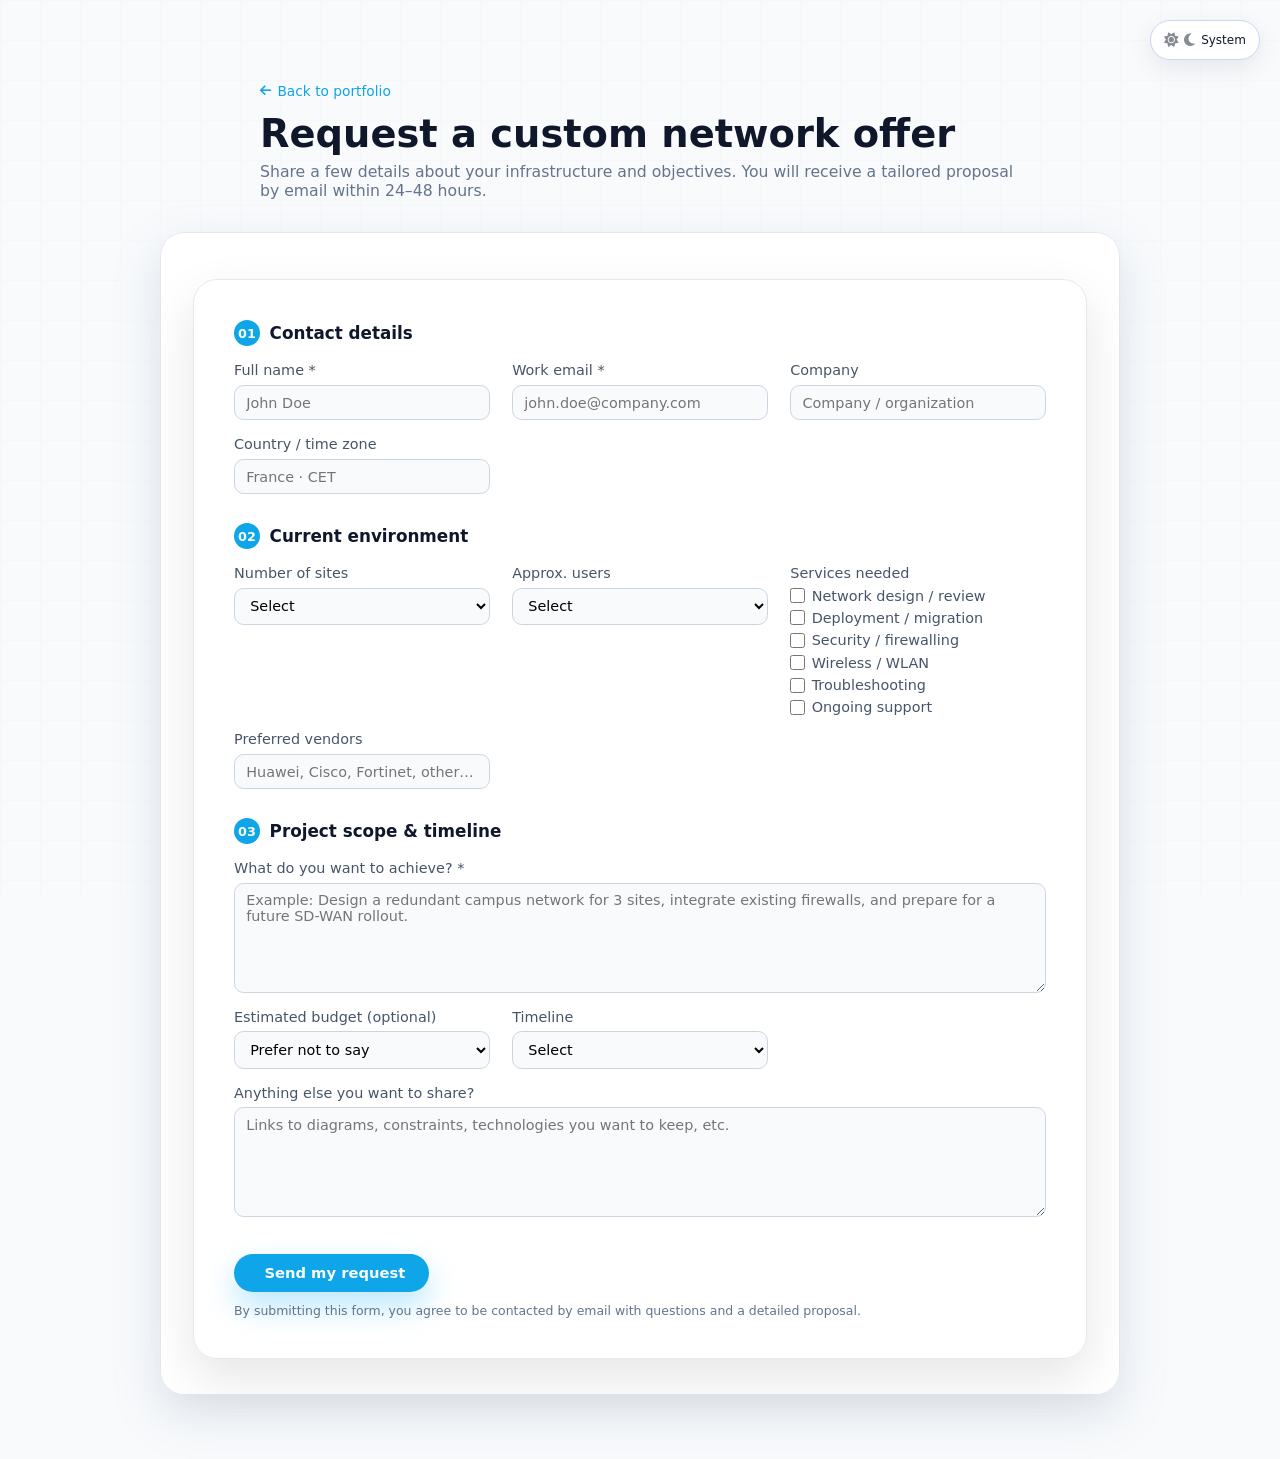
<file: offer.html>
<!DOCTYPE html>
<html lang="en">
<head>
  <meta charset="UTF-8" />
  <title>Request a Network Offer - Achref Ben Salem</title>

  <!-- Favicon using your PNG -->
  <link rel="icon" type="image/png" sizes="256x256" href="favicons/favicon-256x256.png" />
  <link rel="icon" type="image/png" sizes="96x96" href="favicons/favicon-96x96.png" />
  <link rel="icon" type="image/png" sizes="32x32" href="favicons/favicon-32x32.png" />
  <link rel="icon" type="image/png" sizes="16x16" href="favicons/favicon-16x16.png" />

  <meta name="viewport" content="width=device-width, initial-scale=1" />
  <link rel="stylesheet" href="style.css" />
  <link
    rel="stylesheet"
    href="https://cdnjs.cloudflare.com/ajax/libs/font-awesome/6.5.1/css/all.min.css"
    integrity="sha512-DTOQO9RWCH3ppGqcWaEA1BIZOC6xxalwEsw9c2QQeAIftl+Vegovlnee1c9QX4TctnWMn13TZye+giMm8e2LwA=="
    crossorigin="anonymous"
    referrerpolicy="no-referrer"
  />
</head>
<body>
  <div class="grid-bg"></div>

  <div class="page-shell">
    <!-- EXACT SAME THEME TOGGLE as index.html -->
    <button class="theme-toggle" title="Toggle theme" aria-label="Toggle theme">
      <i class="fas fa-sun"></i>
      <i class="fas fa-moon"></i>
      <span class="theme-label">Auto</span>
    </button>

    <section class="offer-page">
      <div class="offer-header-bar">
        <a href="index.html" class="back-link">
          <i class="fa-solid fa-arrow-left"></i>
          <span>Back to portfolio</span>
        </a>
        <h1>Request a custom network offer</h1>
        <p>
          Share a few details about your infrastructure and objectives. You will receive a tailored proposal by email within 24–48 hours.
        </p>
      </div>

      <div class="offer-inner">
        <form
          class="offer-form"
          action="https://formspree.io/f/mlgeonrj"
          method="POST"
        >
          <!-- Hidden field to know this is from your site -->
          <input type="hidden" name="source" value="network-portfolio-site" />

          <!-- Step 1: Contact -->
          <div class="offer-step">
            <h3><span class="step-number">01</span> Contact details</h3>
            <div class="offer-grid">
              <div class="field">
                <label for="name">Full name *</label>
                <input type="text" id="name" name="name" required placeholder="John Doe" />
              </div>
              <div class="field">
                <label for="email">Work email *</label>
                <input type="email" id="email" name="email" required placeholder="john.doe@company.com" />
              </div>
              <div class="field">
                <label for="company">Company</label>
                <input type="text" id="company" name="company" placeholder="Company / organization" />
              </div>
              <div class="field">
                <label for="country">Country / time zone</label>
                <input type="text" id="country" name="country" placeholder="France · CET" />
              </div>
            </div>
          </div>

          <!-- Step 2: Environment -->
          <div class="offer-step">
            <h3><span class="step-number">02</span> Current environment</h3>
            <div class="offer-grid">
              <div class="field">
                <label for="sites">Number of sites</label>
                <select id="sites" name="sites">
                  <option value="">Select</option>
                  <option>1 site</option>
                  <option>2–3 sites</option>
                  <option>4–10 sites</option>
                  <option>10+ sites</option>
                </select>
              </div>
              <div class="field">
                <label for="users">Approx. users</label>
                <select id="users" name="users">
                  <option value="">Select</option>
                  <option>&lt; 50</option>
                  <option>50–200</option>
                  <option>200–500</option>
                  <option>500+</option>
                </select>
              </div>
              <div class="field">
                <label>Services needed</label>
                <div class="checkbox-group">
                  <label><input type="checkbox" name="services" value="design" /> Network design / review</label>
                  <label><input type="checkbox" name="services" value="deployment" /> Deployment / migration</label>
                  <label><input type="checkbox" name="services" value="security" /> Security / firewalling</label>
                  <label><input type="checkbox" name="services" value="wireless" /> Wireless / WLAN</label>
                  <label><input type="checkbox" name="services" value="troubleshooting" /> Troubleshooting</label>
                  <label><input type="checkbox" name="services" value="support" /> Ongoing support</label>
                </div>
              </div>
              <div class="field">
                <label for="vendors">Preferred vendors</label>
                <input
                  type="text"
                  id="vendors"
                  name="vendors"
                  placeholder="Huawei, Cisco, Fortinet, other…"
                />
              </div>
            </div>
          </div>

          <!-- Step 3: Project details -->
          <div class="offer-step">
            <h3><span class="step-number">03</span> Project scope & timeline</h3>
            <div class="offer-grid">
              <div class="field full-width">
                <label for="goals">What do you want to achieve? *</label>
                <textarea
                  id="goals"
                  name="goals"
                  rows="4"
                  required
                  placeholder="Example: Design a redundant campus network for 3 sites, integrate existing firewalls, and prepare for a future SD-WAN rollout."
                ></textarea>
              </div>
              <div class="field">
                <label for="budget">Estimated budget (optional)</label>
                <select id="budget" name="budget">
                  <option value="">Prefer not to say</option>
                  <option>&lt; 1 000 €</option>
                  <option>1 000 – 5 000 €</option>
                  <option>5 000 – 15 000 €</option>
                  <option>15 000 € +</option>
                </select>
              </div>
              <div class="field">
                <label for="timeline">Timeline</label>
                <select id="timeline" name="timeline">
                  <option value="">Select</option>
                  <option>Urgent (0–2 weeks)</option>
                  <option>Short term (1–2 months)</option>
                  <option>Medium term (3–6 months)</option>
                  <option>Planning / exploring</option>
                </select>
              </div>
              <div class="field full-width">
                <label for="extra">Anything else you want to share?</label>
                <textarea
                  id="extra"
                  name="extra"
                  rows="3"
                  placeholder="Links to diagrams, constraints, technologies you want to keep, etc."
                ></textarea>
              </div>
            </div>
          </div>

          <!-- Step 4: Call to action -->
          <div class="offer-footer">
            <button type="submit" class="offer-submit">
              <i class="fa-solid fa-paper-plane-top"></i>
              <span>Send my request</span>
            </button>
            <p class="offer-note">
              By submitting this form, you agree to be contacted by email with questions and a detailed proposal.
            </p>
          </div>
        </form>
      </div>
    </section>
  </div>

  <!-- EXACT SAME THEME JAVASCRIPT as index.html -->
  <script>
    const themeToggle = document.querySelector('.theme-toggle');
    const body = document.body;
    const themeLabel = document.querySelector('.theme-label');
    const sunIcon = themeToggle.querySelector('.fa-sun');
    const moonIcon = themeToggle.querySelector('.fa-moon');

    const themes = ['light', 'dark', 'system'];
    let currentThemeIndex = 0;

    const systemDarkQuery = window.matchMedia('(prefers-color-scheme: dark)');
    systemDarkQuery.addEventListener('change', () => {
      const saved = localStorage.getItem('theme') || 'system';
      if (saved === 'system') {
        applyTheme('system');
      }
    });

    const savedTheme = localStorage.getItem('theme') || 'system';
    currentThemeIndex = themes.indexOf(savedTheme);
    if (currentThemeIndex === -1) currentThemeIndex = 2;
    applyTheme(themes[currentThemeIndex]);

    themeToggle.addEventListener('click', () => {
      currentThemeIndex = (currentThemeIndex + 1) % themes.length;
      applyTheme(themes[currentThemeIndex]);
    });

    function applyTheme(theme) {
      localStorage.setItem('theme', theme);

      if (theme === 'light') {
        body.classList.remove('dark-theme');
        body.setAttribute('data-theme', 'light');
        sunIcon.style.opacity = '1';
        moonIcon.style.opacity = '0.3';
      } else if (theme === 'dark') {
        body.classList.add('dark-theme');
        body.setAttribute('data-theme', 'dark');
        sunIcon.style.opacity = '0.3';
        moonIcon.style.opacity = '1';
      } else { // system
        body.removeAttribute('data-theme');
        const prefersDark = systemDarkQuery.matches;
        if (prefersDark) {
          body.classList.add('dark-theme');
        } else {
          body.classList.remove('dark-theme');
        }
        sunIcon.style.opacity = '0.5';
        moonIcon.style.opacity = '0.5';
      }

      themeLabel.textContent = theme.charAt(0).toUpperCase() + theme.slice(1);
    }

    // Hide theme button when scrolled (SAME as index.html)
    window.addEventListener('scroll', () => {
      const currentY = window.scrollY;
      if (currentY > 80) {
        themeToggle.classList.add('hidden');
      } else {
        themeToggle.classList.remove('hidden');
      }
    });
  </script>
</body>
</html>
</file>
<file: style.css>
/* Offer Page - Matches index.html design */
.offer-page {
  min-height: 100vh;
  padding: 5rem 1.5rem;
  max-width: 900px;
  margin: 0 auto;
}

.offer-header {
  text-align: center;
  margin-bottom: 3rem;
}

.offer-header h1 {
  font-size: clamp(2rem, 4vw, 2.5rem);
  margin-bottom: 0.5rem;
  color: inherit;
}

.offer-header p {
  color: inherit;
  opacity: 0.8;
  font-size: 1.1rem;
}

.back-link {
  display: inline-flex;
  align-items: center;
  gap: 0.5rem;
  color: #0ea5e9;
  text-decoration: none;
  font-weight: 500;
  margin-bottom: 1rem;
  font-size: 0.95rem;
}

.offer-form {
  background: rgba(255,255,255,0.95);
  border-radius: 1.5rem;
  padding: 2.5rem;
  border: 1px solid #e2e8f0;
  backdrop-filter: blur(14px);
  box-shadow: 0 20px 50px rgba(0,0,0,0.1);
}

.form-row {
  display: grid;
  grid-template-columns: 1fr 1fr;
  gap: 1.5rem;
  margin-bottom: 1.5rem;
}

.form-group {
  display: flex;
  flex-direction: column;
}

.form-group label {
  margin-bottom: 0.5rem;
  font-weight: 500;
  color: inherit;
  opacity: 0.9;
}

.form-group input,
.form-group textarea,
.form-group select {
  padding: 0.875rem 1.25rem;
  border: 1.5px solid #e2e8f0;
  border-radius: 0.75rem;
  font-size: 1rem;
  background: rgba(255,255,255,0.9);
  transition: all 0.2s ease;
}

.form-group input:focus,
.form-group textarea:focus,
.form-group select:focus {
  outline: none;
  border-color: #0ea5e9;
  box-shadow: 0 0 0 3px rgba(14,165,233,0.1);
}

.form-group textarea {
  resize: vertical;
  min-height: 120px;
}

.submit-btn {
  background: linear-gradient(135deg, #0ea5e9, #0284c7);
  color: white;
  border: none;
  padding: 1.125rem 2.5rem;
  border-radius: 999px;
  font-weight: 600;
  font-size: 1.1rem;
  cursor: pointer;
  width: 100%;
  display: flex;
  align-items: center;
  justify-content: center;
  gap: 0.75rem;
  box-shadow: 0 10px 30px rgba(14,165,233,0.4);
  transition: all 0.3s ease;
}

.submit-btn:hover {
  transform: translateY(-2px);
  box-shadow: 0 15px 40px rgba(14,165,233,0.5);
}

/* Dark theme for offer page */
body.dark-theme .offer-form {
  background: rgba(15,23,42,0.95);
  border-color: #1f2937;
}

body.dark-theme .form-group input,
body.dark-theme .form-group textarea,
body.dark-theme .form-group select {
  background: rgba(30,41,59,0.8);
  border-color: #374151;
  color: #e5e7eb;
}

body.dark-theme .offer-header h1 {
  color: #f9fafb;
}

/* Responsive */
@media (max-width: 768px) {
  .form-row {
    grid-template-columns: 1fr;
  }
}



/* NEW Review Form Styles */
.review-form-section {
  margin: 4rem 0;
}

.review-form-container {
  background: rgba(255,255,255,0.95);
  border-radius: 1.5rem;
  padding: 2.5rem;
  border: 1px solid #e2e8f0;
  backdrop-filter: blur(14px);
  box-shadow: 0 20px 50px rgba(0,0,0,0.1);
  max-width: 800px;
  margin: 0 auto;
}

.review-header h3 {
  font-size: 1.5rem;
  margin-bottom: 0.5rem;
  color: #0f172a;
  display: flex;
  align-items: center;
  gap: 0.5rem;
}

.review-header p {
  color: #64748b;
  margin-bottom: 2rem;
}

.review-form .form-group {
  margin-bottom: 1.5rem;
}

.review-form .form-row {
  display: grid;
  grid-template-columns: 1fr 1fr;
  gap: 1.5rem;
}

.review-form label {
  display: block;
  margin-bottom: 0.5rem;
  font-weight: 500;
  color: #374151;
  font-size: 0.95rem;
}

.review-form input,
.review-form textarea,
.review-form select {
  width: 100%;
  padding: 0.75rem 1rem;
  border: 1px solid #d1d5db;
  border-radius: 0.75rem;
  font-size: 0.95rem;
  transition: all 0.2s ease;
  background: rgba(255,255,255,0.9);
}

.review-form input:focus,
.review-form textarea:focus,
.review-form select:focus {
  outline: none;
  border-color: #f59e0b;
  box-shadow: 0 0 0 3px rgba(245, 158, 11, 0.1);
}

.rating-select {
  display: flex;
  flex-direction: column;
  gap: 0.5rem;
}

.rating-select label {
  display: flex;
  align-items: center;
  gap: 0.5rem;
  cursor: pointer;
  padding: 0.5rem;
  border-radius: 0.5rem;
  transition: background 0.2s;
  font-weight: 400;
}

.rating-select input[type="radio"] {
  width: 18px;
  height: 18px;
  accent-color: #f59e0b;
  margin: 0;
}

.rating-select label:hover {
  background: rgba(245, 158, 11, 0.05);
}

.submit-review-btn {
  background: linear-gradient(135deg, #f59e0b, #eab308);
  color: white;
  border: none;
  padding: 1rem 2rem;
  border-radius: 999px;
  font-weight: 600;
  font-size: 1rem;
  cursor: pointer;
  width: 100%;
  display: flex;
  align-items: center;
  justify-content: center;
  gap: 0.5rem;
  box-shadow: 0 10px 30px rgba(245, 158, 11, 0.4);
  transition: all 0.3s ease;
}

.submit-review-btn:hover {
  transform: translateY(-2px);
  box-shadow: 0 15px 40px rgba(245, 158, 11, 0.5);
}

.submit-review-btn:active {
  transform: translateY(0);
}

/* Dark theme */
body.dark-theme .review-form-container {
  background: rgba(15,23,42,0.95);
  border-color: #1f2937;
}

body.dark-theme .review-form input,
body.dark-theme .review-form textarea,
body.dark-theme .review-form select {
  background: rgba(30,41,59,0.8);
  border-color: #374151;
  color: #e5e7eb;
}

body.dark-theme .review-form label {
  color: #d1d5db;
}

/* Responsive */
@media (max-width: 768px) {
  .review-form .form-row {
    grid-template-columns: 1fr;
  }
  
  .review-form-container {
    padding: 2rem 1.5rem;
  }
}




* {
  margin: 0;
  padding: 0;
  box-sizing: border-box;
  font-family: system-ui, -apple-system, BlinkMacSystemFont, sans-serif;
}

/* Container so theme-toggle is relative to top area */
.page-shell {
  position: relative;
}

/* Theme Toggle Button – pill style */
/* Light theme version: light background, dark text/icons */
.theme-toggle {
  position: absolute;
  top: 20px;
  right: 20px;
  background: #ffffff;
  border: 1px solid #cbd5f5;
  color: #0f172a;
  min-width: 110px;
  height: 40px;
  border-radius: 999px;
  display: inline-flex;
  align-items: center;
  justify-content: center;
  gap: 6px;
  padding: 0 12px;
  cursor: pointer;
  transition: all 0.2s ease;
  backdrop-filter: blur(10px);
  z-index: 10;
  font-size: 0.8rem;
  overflow: hidden;
  box-shadow: 0 8px 25px rgba(15, 23, 42, 0.08);
}

/* Hidden state when scrolled down */
.theme-toggle.hidden {
  opacity: 0;
  pointer-events: none;
  transform: translateY(-6px);
}

.theme-toggle:hover {
  background: #e2e8f0;
}

/* Icons in light mode: dark so they are visible */
.theme-toggle i {
  transition: opacity 0.2s ease;
  flex-shrink: 0;
  font-size: 0.9rem;
  color: #0f172a;
}

.theme-label {
  font-size: 0.75rem;
  font-weight: 500;
  white-space: nowrap;
}

/* Base = light theme */
body {
  background: #f8fafc;
  color: #1e293b;
  min-height: 100vh;
  scroll-behavior: smooth;
}

/* Light background grid */
.grid-bg {
  position: fixed;
  inset: 0;
  background-image: 
    linear-gradient(#e2e8f0 1px, transparent 1px),
    linear-gradient(90deg, #e2e8f0 1px, transparent 1px);
  background-size: 40px 40px;
  opacity: 0.1;
  z-index: -1;
  animation: moveGrid 20s linear infinite;
}

@keyframes moveGrid {
  from { background-position: 0 0, 0 0; }
  to { background-position: 40px 40px, 40px 40px; }
}

/* Navigation */
.nav {
  position: fixed;
  top: 0;
  width: 100%;
  background: rgba(255, 255, 255, 0.95);
  backdrop-filter: blur(20px);
  border-bottom: 1px solid #e2e8f0;
  z-index: 100;
  padding: 1rem 0;
}

.nav-container {
  max-width: 1200px;
  margin: 0 auto;
  padding: 0 2rem;
  display: flex;
  justify-content: space-between;
  align-items: center;
}

.nav-logo {
  font-size: 1.5rem;
  font-weight: 700;
  color: #0f172a;
  text-decoration: none;
}

.nav-menu {
  display: flex;
  list-style: none;
  gap: 2rem;
  align-items: center;
}

.nav-menu a {
  text-decoration: none;
  color: #64748b;
  font-weight: 500;
  transition: color 0.2s ease;
}

.nav-menu a:hover {
  color: #0ea5e9;
}

/* Hero */
.hero {
  min-height: 100vh;
  display: flex;
  align-items: center;
  justify-content: center;
  padding: 4rem 1.5rem 3rem;
}

.hero-content {
  max-width: 900px;
  text-align: center;
}

/* Avatar */
.avatar-wrapper {
  margin: 0 auto 1rem;
  width: 140px;
  height: 140px;
}

.avatar-circle {
  width: 100%;
  height: 100%;
  border-radius: 50%;
  object-fit: cover;
  border: 3px solid #ffffff;
  box-shadow: 0 0 0 3px rgba(56, 189, 248, 0.6);
}

.hello {
  text-transform: uppercase;
  letter-spacing: 0.2em;
  color: #64748b;
  margin-bottom: 0.5rem;
  font-size: 0.9rem;
}

.name {
  font-size: clamp(2.8rem, 5vw, 3.6rem);
  font-weight: 700;
  color: #0f172a;
  margin-bottom: 0.3rem;
}

/* Typing text */
.typing {
  font-size: 1.3rem;
  color: #0ea5e9;
  height: 1.8rem;
  margin-bottom: 0.8rem;
}

.cursor {
  display: inline-block;
  width: 2px;
  background: #0ea5e9;
  margin-left: 4px;
  animation: blink 0.8s steps(1) infinite;
}

@keyframes blink {
  50% { opacity: 0; }
}

.subtitle {
  margin-top: 0.5rem;
  font-size: 1.02rem;
  color: #64748b;
}

/* Badges */
.badges {
  display: grid;
  grid-template-columns: repeat(auto-fit, minmax(220px, 1fr));
  gap: 0.8rem;
  margin-top: 2rem;
}

.badge {
  background: rgba(255, 255, 255, 0.9);
  border: 1px solid #e2e8f0;
  padding: 0.8rem 1rem;
  border-radius: 0.8rem;
  text-align: left;
  backdrop-filter: blur(6px);
}

.badge-title {
  display: block;
  font-size: 0.85rem;
  color: #0ea5e9;
  text-transform: uppercase;
  letter-spacing: 0.12em;
  margin-bottom: 0.15rem;
}

.badge-body {
  font-size: 0.95rem;
  color: #1e293b;
}

/* Cards */
.cards {
  display: grid;
  grid-template-columns: repeat(auto-fit, minmax(280px, 1fr));
  gap: 1rem;
  margin-top: 2.2rem;
}

.card {
  background: rgba(255, 255, 255, 0.9);
  border-radius: 1rem;
  padding: 1.5rem 1.5rem;
  text-decoration: none;
  color: inherit;
  border: 1px solid #e2e8f0;
  transition: transform 0.2s ease, box-shadow 0.2s ease, border-color 0.2s ease;
  text-align: left;
}

.card h3 {
  font-size: 1.2rem;
  margin-bottom: 0.6rem;
  color: #0f172a;
}

.card h3 i {
  margin-right: 8px;
  color: #0ea5e9;
}

.card p {
  font-size: 0.95rem;
  color: #64748b;
  line-height: 1.5;
}

.card:hover {
  transform: translateY(-4px);
  box-shadow: 0 18px 45px rgba(148, 163, 184, 0.4);
  border-color: #0ea5e9;
}

/* Links with icons */
.links {
  margin-top: 2.4rem;
  display: flex;
  flex-wrap: wrap;
  gap: 8px;
  justify-content: center;
  align-items: center;
}

.link-item {
  display: flex;
  align-items: center;
  gap: 8px;
  color: #1e293b;
  text-decoration: none;
  font-size: 0.98rem;
  padding: 8px 16px;
  border-radius: 20px;
  border: 1px solid transparent;
  transition: all 0.2s ease;
  background: rgba(255, 255, 255, 0.9);
  backdrop-filter: blur(10px);
}

.link-item i {
  font-size: 1rem;
  width: 18px;
  color: #0ea5e9;
}

.link-item:hover {
  color: #0ea5e9;
  border-color: #0ea5e9;
  background: rgba(14, 165, 233, 0.1);
  transform: translateY(-1px);
}

/* NEW STYLES FOR REQUEST OFFER BUTTONS */
.nav-cta {
  background: #0ea5e9 !important;
  color: white !important;
  padding: 0.5rem 1rem !important;
  border-radius: 999px !important;
  font-weight: 600 !important;
  margin-left: 1rem !important;
  transition: all 0.2s ease !important;
}

.nav-cta:hover {
  background: #0284c7 !important;
  transform: translateY(-1px) !important;
  box-shadow: 0 5px 15px rgba(14, 165, 233, 0.4) !important;
}

.cta-card {
  background: linear-gradient(135deg, #0ea5e9 0%, #0284c7 100%) !important;
  border-color: #0ea5e9 !important;
  text-align: center !important;
  position: relative;
  overflow: hidden !important;
}

.cta-card::before {
  content: '';
  position: absolute;
  top: 0;
  left: -100%;
  width: 100%;
  height: 100%;
  background: linear-gradient(90deg, transparent, rgba(255,255,255,0.2), transparent);
  transition: left 0.5s;
}

.cta-card:hover::before {
  left: 100%;
}

.cta-card:hover {
  transform: translateY(-8px) !important;
  box-shadow: 0 25px 50px rgba(14, 165, 233, 0.4) !important;
}

.cta-content h3,
.cta-content p {
  color: white !important;
  position: relative;
  z-index: 1;
}

.cta-content h3 i {
  color: rgba(255,255,255,0.9) !important;
}

.card-cta {
  display: inline-flex;
  align-items: center;
  gap: 0.5rem;
  background: rgba(255,255,255,0.2);
  color: white;
  padding: 0.6rem 1.4rem;
  border-radius: 999px;
  text-decoration: none;
  font-weight: 600;
  font-size: 0.9rem;
  margin-top: 1rem;
  backdrop-filter: blur(10px);
  transition: all 0.2s ease;
}

.card-cta:hover {
  background: rgba(255,255,255,0.3);
  transform: translateY(-2px);
}

/* Offer page styles */
.offer-page {
  min-height: 100vh;
  padding: 5rem 1.5rem 4rem;
  max-width: 1040px;
  margin: 0 auto;
}

.offer-header-bar {
  max-width: 760px;
  margin: 0 auto 2rem;
  text-align: left;
}

.offer-header-bar h1 {
  font-size: clamp(2rem, 3.2vw, 2.4rem);
  margin-bottom: 0.4rem;
  color: #0f172a;
}

.offer-header-bar p {
  color: #64748b;
  font-size: 0.98rem;
}

.back-link {
  display: inline-flex;
  align-items: center;
  gap: 0.4rem;
  font-size: 0.86rem;
  text-decoration: none;
  color: #0ea5e9;
  margin-bottom: 0.7rem;
}

.offer-inner {
  width: 100%;
  max-width: 960px;
  background: rgba(255, 255, 255, 0.96);
  border-radius: 1.5rem;
  border: 1px solid #e2e8f0;
  padding: 2.5rem 2rem 2.2rem;
  box-shadow: 0 18px 45px rgba(148, 163, 184, 0.28);
  backdrop-filter: blur(14px);
  margin: 0 auto;
}

.offer-form {
  margin-top: 0.4rem;
  display: flex;
  flex-direction: column;
  gap: 1.8rem;
}

.offer-step h3 {
  font-size: 1.05rem;
  margin-bottom: 1rem;
  color: #0f172a;
  display: flex;
  align-items: center;
  gap: 0.6rem;
}

.step-number {
  display: inline-flex;
  align-items: center;
  justify-content: center;
  width: 26px;
  height: 26px;
  border-radius: 999px;
  background: #0ea5e9;
  color: #f9fafb;
  font-size: 0.8rem;
  font-weight: 600;
}

.offer-grid {
  display: grid;
  grid-template-columns: repeat(auto-fit, minmax(230px, 1fr));
  gap: 1rem 1.4rem;
}

.field {
  display: flex;
  flex-direction: column;
  gap: 0.4rem;
  font-size: 0.9rem;
}

.field.full-width {
  grid-column: 1 / -1;
}

.field label {
  color: #475569;
  font-weight: 500;
}

.field input,
.field select,
.field textarea {
  border-radius: 0.6rem;
  border: 1px solid #cbd5e1;
  padding: 0.55rem 0.7rem;
  font-size: 0.9rem;
  outline: none;
  background: rgba(248, 250, 252, 0.9);
  transition: border-color 0.15s ease, box-shadow 0.15s ease;
}

.field textarea {
  resize: vertical;
  min-height: 110px;
}

.field input:focus,
.field select:focus,
.field textarea:focus {
  border-color: #0ea5e9;
  box-shadow: 0 0 0 1px rgba(14, 165, 233, 0.28);
  background: #ffffff;
}

.checkbox-group {
  display: grid;
  grid-template-columns: repeat(auto-fit, minmax(210px, 1fr));
  gap: 0.4rem;
}

.checkbox-group label {
  display: flex;
  align-items: center;
  gap: 0.4rem;
  color: #475569;
  font-weight: 400;
  cursor: pointer;
}

.offer-footer {
  display: flex;
  flex-direction: column;
  gap: 0.7rem;
  margin-top: 0.5rem;
}

.offer-submit {
  align-self: flex-start;
  display: inline-flex;
  align-items: center;
  gap: 0.4rem;
  border-radius: 999px;
  border: none;
  padding: 0.65rem 1.5rem;
  background: #0ea5e9;
  color: #f9fafb;
  cursor: pointer;
  font-size: 0.92rem;
  font-weight: 600;
  box-shadow: 0 14px 30px rgba(56, 189, 248, 0.35);
  transition: all 0.15s ease;
}

.offer-submit:hover {
  background: #0284c7;
  transform: translateY(-1px);
  box-shadow: 0 20px 45px rgba(56, 189, 248, 0.45);
}

.offer-note {
  font-size: 0.78rem;
  color: #64748b;
}

/* DARK THEME */
body.dark-theme {
  background: #020617;
  color: #e5e7eb;
}

body.dark-theme .grid-bg {
  background-image: 
    linear-gradient(#1f2937 1px, transparent 1px),
    linear-gradient(90deg, #1f2937 1px, transparent 1px);
  opacity: 0.3;
}

body.dark-theme .hello,
body.dark-theme .subtitle {
  color: #9ca3af;
}

body.dark-theme .name {
  color: #f9fafb;
}

body.dark-theme .typing,
body.dark-theme .cursor,
body.dark-theme .badge-title,
body.dark-theme .link-item i {
  color: #38bdf8;
}

body.dark-theme .badge,
body.dark-theme .card,
body.dark-theme .link-item {
  background: rgba(15, 23, 42, 0.9);
  border-color: #1f2937;
  color: #e5e7eb;
}

body.dark-theme .badge-body,
body.dark-theme .card p {
  color: #e5e7eb;
}

body.dark-theme .card h3 {
  color: #f9fafb;
}

body.dark-theme .card:hover {
  box-shadow: 0 18px 45px rgba(15, 23, 42, 0.9);
  border-color: #38bdf8;
}

body.dark-theme .link-item:hover {
  color: #38bdf8;
  border-color: #38bdf8;
  background: rgba(56, 189, 248, 0.1);
}

/* Dark theme toggle */
body.dark-theme .theme-toggle {
  background: rgba(15, 23, 42, 0.95);
  border-color: #38bdf8;
  color: #e5e7eb;
  box-shadow: 0 8px 25px rgba(15, 23, 42, 0.8);
}

body.dark-theme .theme-toggle i {
  color: #e5e7eb;
}

body.dark-theme .theme-toggle:hover {
  background: rgba(15, 23, 42, 1);
}

/* Dark theme CTA adjustments */
body.dark-theme .nav-cta {
  background: #38bdf8 !important;
}

body.dark-theme .nav-cta:hover {
  background: #0ea5e9 !important;
}

body.dark-theme .cta-card {
  background: linear-gradient(135deg, #38bdf8 0%, #0ea5e9 100%) !important;
}

/* Responsive */
@media (max-width: 900px) {
  .hero {
    padding: 3rem 1.5rem 2.5rem;
  }
  
  .cards {
    grid-template-columns: 1fr;
  }
}

@media (max-width: 600px) {
  .hero-content {
    text-align: left;
  }
  
  .name,
  .typing {
    text-align: left;
  }
  
  .links {
    flex-direction: column;
    align-items: center;
  }
  
  .link-item {
    width: 220px;
    justify-content: center;
  }
  
  .theme-toggle {
    top: 15px;
    right: 15px;
    min-width: 100px;
    height: 36px;
    font-size: 0.75rem;
  }
  
  .avatar-wrapper {
    margin-left: 0;
  }
}

@media (max-width: 380px) {
  .name {
    font-size: 2.2rem;
  }
  
  .typing {
    font-size: 1.05rem;
  }
}

/* Primary button on hero */
.primary-actions {
  margin-top: 1.6rem;
  display: flex;
  justify-content: center;
}

.primary-btn {
  display: inline-flex;
  align-items: center;
  gap: 0.5rem;
  padding: 0.7rem 1.6rem;
  border-radius: 999px;
  border: none;
  text-decoration: none;
  font-size: 0.95rem;
  font-weight: 600;
  color: #f9fafb;
  background: #0ea5e9;
  box-shadow: 0 14px 30px rgba(56, 189, 248, 0.35);
  cursor: pointer;
  transition: background 0.15s ease, transform 0.15s ease, box-shadow 0.15s ease;
}

.primary-btn i {
  font-size: 0.98rem;
}

.primary-btn:hover {
  background: #0284c7;
  transform: translateY(-1px);
  box-shadow: 0 20px 45px rgba(56, 189, 248, 0.45);
}

/* Offer page layout */

.offer-page {
  min-height: 100vh;
  padding: 5rem 1.5rem 4rem;
  max-width: 1040px;
  margin: 0 auto;
}

.offer-header-bar {
  max-width: 760px;
  margin: 0 auto 2rem;
  text-align: left;
}

.offer-header-bar h1 {
  font-size: clamp(2rem, 3.2vw, 2.4rem);
  margin-bottom: 0.4rem;
  color: #0f172a;
}

.offer-header-bar p {
  color: #64748b;
  font-size: 0.98rem;
}

.back-link {
  display: inline-flex;
  align-items: center;
  gap: 0.4rem;
  font-size: 0.86rem;
  text-decoration: none;
  color: #0ea5e9;
  margin-bottom: 0.7rem;
}

.back-link i {
  font-size: 0.8rem;
}

.back-link:hover {
  text-decoration: underline;
}

/* Shared offer form styles (same as previous answer) */

.offer-inner {
  width: 100%;
  max-width: 960px;
  background: rgba(255, 255, 255, 0.96);
  border-radius: 1.5rem;
  border: 1px solid #e2e8f0;
  padding: 2.5rem 2rem 2.2rem;
  box-shadow: 0 18px 45px rgba(148, 163, 184, 0.28);
  backdrop-filter: blur(14px);
  margin: 0 auto;
}

.offer-form {
  margin-top: 0.4rem;
  display: flex;
  flex-direction: column;
  gap: 1.8rem;
}

.offer-step h3 {
  font-size: 1.05rem;
  margin-bottom: 1rem;
  color: #0f172a;
  display: flex;
  align-items: center;
  gap: 0.6rem;
}

.step-number {
  display: inline-flex;
  align-items: center;
  justify-content: center;
  width: 26px;
  height: 26px;
  border-radius: 999px;
  background: #0ea5e9;
  color: #f9fafb;
  font-size: 0.8rem;
  font-weight: 600;
}

.offer-grid {
  display: grid;
  grid-template-columns: repeat(auto-fit, minmax(230px, 1fr));
  gap: 1rem 1.4rem;
}

.field {
  display: flex;
  flex-direction: column;
  gap: 0.4rem;
  font-size: 0.9rem;
}

.field.full-width {
  grid-column: 1 / -1;
}

.field label {
  color: #475569;
  font-weight: 500;
}

.field input,
.field select,
.field textarea {
  border-radius: 0.6rem;
  border: 1px solid #cbd5e1;
  padding: 0.55rem 0.7rem;
  font-size: 0.9rem;
  outline: none;
  background: rgba(248, 250, 252, 0.9);
  transition: border-color 0.15s ease, box-shadow 0.15s ease, background 0.15s ease;
}

.field textarea {
  resize: vertical;
  min-height: 110px;
}

.field input:focus,
.field select:focus,
.field textarea:focus {
  border-color: #0ea5e9;
  box-shadow: 0 0 0 1px rgba(14, 165, 233, 0.28);
  background: #ffffff;
}

.checkbox-group {
  display: grid;
  grid-template-columns: repeat(auto-fit, minmax(210px, 1fr));
  gap: 0.4rem 1rem;
}

.checkbox-group label {
  display: flex;
  align-items: center;
  gap: 0.4rem;
  color: #475569;
  font-weight: 400;
}

.checkbox-group input[type="checkbox"] {
  width: 15px;
  height: 15px;
  accent-color: #0ea5e9;
}

/* Footer */

.offer-footer {
  display: flex;
  flex-direction: column;
  gap: 0.7rem;
  margin-top: 0.5rem;
}

.offer-submit {
  align-self: flex-start;
  display: inline-flex;
  align-items: center;
  gap: 0.4rem;
  border-radius: 999px;
  border: none;
  padding: 0.65rem 1.5rem;
  background: #0ea5e9;
  color: #f9fafb;
  cursor: pointer;
  font-size: 0.92rem;
  font-weight: 600;
  box-shadow: 0 14px 30px rgba(56, 189, 248, 0.35);
  transition: background 0.15s ease, transform 0.15s ease, box-shadow 0.15s ease;
}

.offer-submit i {
  font-size: 0.95rem;
}

.offer-submit:hover {
  background: #0284c7;
  transform: translateY(-1px);
  box-shadow: 0 20px 45px rgba(56, 189, 248, 0.45);
}

.offer-note {
  font-size: 0.78rem;
  color: #64748b;
}

/* Dark theme for offer page */

body.dark-theme .offer-inner {
  background: rgba(15, 23, 42, 0.96);
  border-color: #1f2937;
  box-shadow: 0 18px 50px rgba(15, 23, 42, 0.9);
}

body.dark-theme .offer-header-bar h1 {
  color: #f9fafb;
}

body.dark-theme .offer-header-bar p,
body.dark-theme .field label,
body.dark-theme .checkbox-group label,
body.dark-theme .offer-note {
  color: #e5e7eb;
}

body.dark-theme .field input,
body.dark-theme .field select,
body.dark-theme .field textarea {
  background: rgba(15, 23, 42, 0.98);
  border-color: #1f2937;
  color: #e5e7eb;
}

body.dark-theme .field input::placeholder,
body.dark-theme .field textarea::placeholder {
  color: #9ca3af;
}

/* Responsive tweaks */

@media (max-width: 900px) {
  .offer-page {
    padding: 4rem 1.2rem 3.5rem;
  }

  .offer-inner {
    padding: 2.1rem 1.5rem 2rem;
  }
}

@media (max-width: 600px) {
  .offer-page {
    padding: 3.5rem 1rem 3.2rem;
  }

  .offer-submit {
    width: 100%;
    justify-content: center;
  }

  .primary-actions {
    justify-content: flex-start;
  }

  .hero-content {
    text-align: left;
  }
}

/* NEW Testimonials Card on Index */
.testimonials-card {
  border-left: 4px solid #f59e0b !important;
  background: linear-gradient(90deg, rgba(253, 224, 71, 0.1), transparent) !important;
}

.testimonials-card h3 i {
  color: #f59e0b !important;
}

.testimonials-link {
  border-left: 3px solid #f59e0b !important;
  background: linear-gradient(135deg, #f59e0b, #eab308) !important;
  color: white !important;
  font-weight: 600;
}

.testimonials-link:hover {
  background: linear-gradient(135deg, #eab308, #ca8a04) !important;
}

/* Testimonials Page Styles */
.testimonials-page {
  min-height: 100vh;
  padding: 5rem 1.5rem;
  max-width: 1200px;
  margin: 0 auto;
}

.testimonials-header {
  text-align: center;
  max-width: 600px;
  margin: 0 auto 3rem;
}

.testimonials-header h1 {
  font-size: clamp(2rem, 4vw, 2.5rem);
  margin-bottom: 0.5rem;
}

.testimonials-stats {
  display: grid;
  grid-template-columns: repeat(auto-fit, minmax(140px, 1fr));
  gap: 2rem;
  margin-bottom: 4rem;
  text-align: center;
}

.stat-number {
  font-size: 2.5rem;
  font-weight: 700;
  background: linear-gradient(135deg, #f59e0b, #eab308);
  -webkit-background-clip: text;
  -webkit-text-fill-color: transparent;
  background-clip: text;
}

.stat-label {
  color: #64748b;
  font-size: 0.95rem;
}

.testimonials-grid {
  display: grid;
  grid-template-columns: repeat(auto-fit, minmax(320px, 1fr));
  gap: 2rem;
  margin-bottom: 4rem;
}

.testimonial-card {
  background: rgba(255,255,255,0.9);
  border-radius: 1rem;
  padding: 2rem;
  border: 1px solid #e2e8f0;
  transition: all 0.3s ease;
  position: relative;
  backdrop-filter: blur(10px);
}

.testimonial-card:hover {
  transform: translateY(-8px);
  box-shadow: 0 25px 50px rgba(0,0,0,0.15);
  border-color: #f59e0b;
}

.featured-testimonial {
  grid-column: 1 / -1;
  background: linear-gradient(135deg, rgba(253, 224, 71, 0.1), transparent);
  border-left: 5px solid #f59e0b;
}

.testimonial-header {
  display: flex;
  align-items: center;
  gap: 1rem;
  margin-bottom: 1.5rem;
}

.client-logo {
  width: 50px;
  height: 50px;
  border-radius: 50%;
  object-fit: cover;
  border: 2px solid #f3f4f6;
}

.testimonial-header h4 {
  margin: 0;
  font-size: 1.1rem;
}

.role {
  display: block;
  color: #64748b;
  font-size: 0.9rem;
  font-weight: 500;
}

.rating {
  margin-left: auto;
  color: #f59e0b;
}

.testimonial-card p {
  font-size: 1rem;
  line-height: 1.6;
  margin-bottom: 1rem;
  color: #1e293b;
}

blockquote {
  font-size: 1.1rem;
  font-style: italic;
  margin: 0 0 1rem 0;
  color: #0f172a;
}

.date {
  color: #9ca3af;
  font-size: 0.85rem;
}

.testimonials-cta {
  text-align: center;
  padding: 3rem 2rem;
  background: rgba(255,255,255,0.8);
  border-radius: 1.5rem;
  border: 1px solid #e2e8f0;
  backdrop-filter: blur(10px);
}

.testimonials-cta h3 {
  margin-bottom: 1.5rem;
  color: #0f172a;
}

.cta-button {
  display: inline-flex;
  align-items: center;
  gap: 0.5rem;
  background: linear-gradient(135deg, #0ea5e9, #0284c7);
  color: white;
  padding: 1rem 2rem;
  border-radius: 999px;
  font-weight: 600;
  text-decoration: none;
  box-shadow: 0 10px 30px rgba(14,165,233,0.4);
  transition: all 0.3s ease;
}

.cta-button:hover {
  transform: translateY(-3px);
  box-shadow: 0 20px 40px rgba(14,165,233,0.5);
}

/* Dark theme */
body.dark-theme .testimonial-card,
body.dark-theme .testimonials-cta {
  background: rgba(15,23,42,0.9);
  border-color: #1f2937;
}

body.dark-theme .testimonial-card p,
body.dark-theme .testimonials-cta h3 {
  color: #e5e7eb;
}

/* Responsive */
@media (max-width: 768px) {
  .testimonials-grid {
    grid-template-columns: 1fr;
  }
}



/* NEW Review Form Styles */
.review-form-section {
  margin: 4rem 0;
}

.review-form-container {
  background: rgba(255,255,255,0.95);
  border-radius: 1.5rem;
  padding: 2.5rem;
  border: 1px solid #e2e8f0;
  backdrop-filter: blur(14px);
  box-shadow: 0 20px 50px rgba(0,0,0,0.1);
  max-width: 800px;
  margin: 0 auto;
}

.review-header h3 {
  font-size: 1.5rem;
  margin-bottom: 0.5rem;
  color: #0f172a;
  display: flex;
  align-items: center;
  gap: 0.5rem;
}

.review-header p {
  color: #64748b;
  margin-bottom: 2rem;
}

.review-form .form-group {
  margin-bottom: 1.5rem;
}

.review-form .form-row {
  display: grid;
  grid-template-columns: 1fr 1fr;
  gap: 1.5rem;
}

.review-form label {
  display: block;
  margin-bottom: 0.5rem;
  font-weight: 500;
  color: #374151;
  font-size: 0.95rem;
}

.review-form input,
.review-form textarea,
.review-form select {
  width: 100%;
  padding: 0.75rem 1rem;
  border: 1px solid #d1d5db;
  border-radius: 0.75rem;
  font-size: 0.95rem;
  transition: all 0.2s ease;
  background: rgba(255,255,255,0.9);
}

.review-form input:focus,
.review-form textarea:focus,
.review-form select:focus {
  outline: none;
  border-color: #f59e0b;
  box-shadow: 0 0 0 3px rgba(245, 158, 11, 0.1);
}

.rating-select {
  display: flex;
  flex-direction: column;
  gap: 0.5rem;
}

.rating-select label {
  display: flex;
  align-items: center;
  gap: 0.5rem;
  cursor: pointer;
  padding: 0.5rem;
  border-radius: 0.5rem;
  transition: background 0.2s;
  font-weight: 400;
}

.rating-select input[type="radio"] {
  width: 18px;
  height: 18px;
  accent-color: #f59e0b;
  margin: 0;
}

.rating-select label:hover {
  background: rgba(245, 158, 11, 0.05);
}

.submit-review-btn {
  background: linear-gradient(135deg, #f59e0b, #eab308);
  color: white;
  border: none;
  padding: 1rem 2rem;
  border-radius: 999px;
  font-weight: 600;
  font-size: 1rem;
  cursor: pointer;
  width: 100%;
  display: flex;
  align-items: center;
  justify-content: center;
  gap: 0.5rem;
  box-shadow: 0 10px 30px rgba(245, 158, 11, 0.4);
  transition: all 0.3s ease;
}

.submit-review-btn:hover {
  transform: translateY(-2px);
  box-shadow: 0 15px 40px rgba(245, 158, 11, 0.5);
}

.submit-review-btn:active {
  transform: translateY(0);
}

/* Dark theme */
body.dark-theme .review-form-container {
  background: rgba(15,23,42,0.95);
  border-color: #1f2937;
}

body.dark-theme .review-form input,
body.dark-theme .review-form textarea,
body.dark-theme .review-form select {
  background: rgba(30,41,59,0.8);
  border-color: #374151;
  color: #e5e7eb;
}

body.dark-theme .review-form label {
  color: #d1d5db;
}

/* Responsive */
@media (max-width: 768px) {
  .review-form .form-row {
    grid-template-columns: 1fr;
  }
  
  .review-form-container {
    padding: 2rem 1.5rem;
  }
}
</file>
<file: blog-style.css>
/* =========================================================
   ACHREF BEN SALEM — BLOG
   BASED DIRECTLY ON THE ORIGINAL PORTFOLIO STYLE
   ========================================================= */


/* =========================================================
   ORIGINAL RESET / FONT
   ========================================================= */

* {

  margin: 0;

  padding: 0;

  box-sizing: border-box;

  font-family:
    system-ui,
    -apple-system,
    BlinkMacSystemFont,
    sans-serif;

}


/* =========================================================
   PAGE SHELL
   ========================================================= */

.page-shell {

  position:
    relative;

}


/* =========================================================
   ORIGINAL THEME TOGGLE
   Light → Dark → System
   ========================================================= */

.theme-toggle {

  position:
    fixed;

  top:
    20px;

  right:
    20px;

  background:
    #ffffff;

  border:
    1px solid #cbd5f5;

  color:
    #0f172a;

  min-width:
    110px;

  height:
    40px;

  border-radius:
    999px;

  display:
    inline-flex;

  align-items:
    center;

  justify-content:
    center;

  gap:
    6px;

  padding:
    0 12px;

  cursor:
    pointer;

  transition:
    all 0.2s ease;

  backdrop-filter:
    blur(10px);

  z-index:
    100;

  font-size:
    0.8rem;

  overflow:
    hidden;

  box-shadow:
    0 8px 25px
    rgba(
      15,
      23,
      42,
      0.08
    );

}


/* Hidden after scroll */

.theme-toggle.hidden {

  opacity:
    0;

  pointer-events:
    none;

  transform:
    translateY(-6px);

}


.theme-toggle:hover {

  background:
    #e2e8f0;

}


.theme-toggle i {

  transition:
    opacity 0.2s ease;

  flex-shrink:
    0;

  font-size:
    0.9rem;

  color:
    #0f172a;

}


.theme-label {

  font-size:
    0.75rem;

  font-weight:
    500;

  white-space:
    nowrap;

}


/* =========================================================
   BASE = LIGHT THEME
   EXACT ORIGINAL COLORS
   ========================================================= */

body {

  background:
    #f8fafc;

  color:
    #1e293b;

  min-height:
    100vh;

  scroll-behavior:
    smooth;

}


/* =========================================================
   ORIGINAL GRID
   ========================================================= */

.grid-bg {

  position:
    fixed;

  inset:
    0;

  background-image:

    linear-gradient(
      #e2e8f0 1px,
      transparent 1px
    ),

    linear-gradient(
      90deg,
      #e2e8f0 1px,
      transparent 1px
    );

  background-size:
    40px 40px;

  opacity:
    0.1;

  z-index:
    -1;

  animation:
    moveGrid 20s linear infinite;

}


@keyframes moveGrid {

  from {

    background-position:
      0 0,
      0 0;

  }

  to {

    background-position:
      40px 40px,
      40px 40px;

  }

}


/* =========================================================
   ORIGINAL HERO
   ========================================================= */

.hero {

  min-height:
    auto;

  display:
    flex;

  align-items:
    center;

  justify-content:
    center;

  padding:
    4rem 1.5rem 2rem;

}


.hero-content {

  max-width:
    900px;

  width:
    100%;

  text-align:
    center;

}


/* =========================================================
   ORIGINAL AVATAR
   ========================================================= */

.avatar-wrapper {

  margin:
    0 auto 1rem;

  width:
    140px;

  height:
    140px;

}


.avatar-circle {

  width:
    100%;

  height:
    100%;

  border-radius:
    50%;

  object-fit:
    cover;

  border:
    3px solid #ffffff;

  box-shadow:
    0 0 0 3px
    rgba(
      56,
      189,
      248,
      0.6
    );

}


/* =========================================================
   ORIGINAL HELLO
   ========================================================= */

.hello {

  text-transform:
    uppercase;

  letter-spacing:
    0.2em;

  color:
    #64748b;

  margin-bottom:
    0.5rem;

  font-size:
    0.9rem;

}


/* =========================================================
   ORIGINAL NAME
   ========================================================= */

.name {

  font-size:
    clamp(
      2.8rem,
      5vw,
      3.6rem
    );

  font-weight:
    700;

  color:
    #0f172a;

  margin-bottom:
    0.3rem;

}


/* =========================================================
   ORIGINAL TYPING
   ========================================================= */

.typing {

  font-size:
    1.3rem;

  color:
    #0ea5e9;

  height:
    1.8rem;

  margin-bottom:
    0.8rem;

}


.cursor {

  display:
    inline-block;

  width:
    2px;

  background:
    #0ea5e9;

  margin-left:
    4px;

  animation:
    blink 0.8s steps(1) infinite;

}


@keyframes blink {

  50% {

    opacity:
      0;

  }

}


/* =========================================================
   ORIGINAL SUBTITLE
   ========================================================= */

.subtitle {

  margin-top:
    0.5rem;

  font-size:
    1.02rem;

  color:
    #64748b;

}


/* =========================================================
   ORIGINAL BADGES
   ========================================================= */

.badges {

  display:
    grid;

  grid-template-columns:
    repeat(
      auto-fit,
      minmax(
        220px,
        1fr
      )
    );

  gap:
    0.8rem;

  margin-top:
    2rem;

}


.badge {

  background:
    rgba(
      255,
      255,
      255,
      0.9
    );

  border:
    1px solid #e2e8f0;

  padding:
    0.8rem 1rem;

  border-radius:
    0.8rem;

  text-align:
    left;

  backdrop-filter:
    blur(6px);

}


.badge-title {

  display:
    block;

  font-size:
    0.85rem;

  color:
    #0ea5e9;

  text-transform:
    uppercase;

  letter-spacing:
    0.12em;

  margin-bottom:
    0.15rem;

}


.badge-body {

  font-size:
    0.95rem;

  color:
    #1e293b;

}


/* =========================================================
   JOURNAL INTRO
   ========================================================= */

.journal-intro {

  margin-top:
    2rem;

  padding:
    2rem 0 1.5rem;

  text-align:
    left;

  border-top:
    1px solid #e2e8f0;

}


.journal-label {

  display:
    inline-flex;

  align-items:
    center;

  gap:
    8px;

  color:
    #0ea5e9;

  font-size:
    0.85rem;

  text-transform:
    uppercase;

  letter-spacing:
    0.12em;

  font-weight:
    600;

}


.journal-intro h2 {

  margin-top:
    0.8rem;

  margin-bottom:
    0.7rem;

  font-size:
    clamp(
      2rem,
      4vw,
      3rem
    );

  line-height:
    1.1;

  font-weight:
    700;

  color:
    #0f172a;

}


.journal-intro h2 span {

  color:
    #0ea5e9;

}


.journal-intro p {

  max-width:
    760px;

  color:
    #64748b;

  font-size:
    1rem;

  line-height:
    1.6;

}


/* =========================================================
   BLOG FILTERS
   ========================================================= */

.journal-filters {

  display:
    flex;

  flex-wrap:
    wrap;

  gap:
    8px;

  margin:
    1rem 0 1.2rem;

  justify-content:
    flex-start;

}


.journal-filter {

  border:
    1px solid #e2e8f0;

  background:
    rgba(
      255,
      255,
      255,
      0.9
    );

  color:
    #64748b;

  border-radius:
    20px;

  padding:
    8px 15px;

  cursor:
    pointer;

  font-size:
    0.85rem;

  transition:
    all 0.2s ease;

}


.journal-filter:hover {

  color:
    #0ea5e9;

  border-color:
    #0ea5e9;

}


.journal-filter.active {

  color:
    #ffffff;

  background:
    #0ea5e9;

  border-color:
    #0ea5e9;

}


/* =========================================================
   BLOG CARDS
   SAME CARD LANGUAGE AS MAIN PAGE
   ========================================================= */

.journal-cards {
  display: grid;
  grid-template-columns: repeat(2, minmax(0, 1fr));
  gap: 1rem;
}

@media (max-width: 600px) {

  .journal-cards {
    grid-template-columns: 1fr;
  }

}


.journal-card {

  background:
    rgba(
      255,
      255,
      255,
      0.9
    );

  border-radius:
    1rem;

  padding:
    1.5rem;

  text-decoration:
    none;

  color:
    inherit;

  border:
    1px solid #e2e8f0;

  transition:
    transform 0.2s ease,
    box-shadow 0.2s ease,
    border-color 0.2s ease,
    opacity 0.2s ease;

  text-align:
    left;

  min-height:
    275px;

  display:
    flex;

  flex-direction:
    column;

}


.journal-card:hover {

  transform:
    translateY(-4px);

  box-shadow:
    0 18px 45px
    rgba(
      148,
      163,
      184,
      0.4
    );

  border-color:
    #0ea5e9;

}


.journal-card.filtered-out {

  opacity:
    0;

  transform:
    translateY(8px);

}


/* =========================================================
   CARD TOP
   ========================================================= */

.journal-card-top {

  display:
    flex;

  align-items:
    center;

  justify-content:
    space-between;

  margin-bottom:
    1.2rem;

}


.journal-category {

  color:
    #0ea5e9;

  text-transform:
    uppercase;

  letter-spacing:
    0.1em;

  font-size:
    0.75rem;

  font-weight:
    600;

}


.journal-year {

  color:
    #94a3b8;

  font-size:
    0.8rem;

}


/* =========================================================
   CARD TITLE
   ========================================================= */

.journal-card h3 {

  font-size:
    1.2rem;

  margin-bottom:
    0.7rem;

  color:
    #0f172a;

  line-height:
    1.3;

}


.journal-card p {

  font-size:
    0.95rem;

  color:
    #64748b;

  line-height:
    1.5;

}


/* =========================================================
   CARD BOTTOM
   ========================================================= */

.journal-card-bottom {

  margin-top:
    auto;

  padding-top:
    1.5rem;

  display:
    flex;

  align-items:
    center;

  justify-content:
    space-between;

  gap:
    10px;

}


.journal-card-bottom > span {

  display:
    inline-flex;

  align-items:
    center;

  gap:
    6px;

  color:
    #94a3b8;

  font-size:
    0.8rem;

}


.read-update {

  border:
    none;

  background:
    transparent;

  color:
    #0ea5e9;

  font-size:
    0.85rem;

  font-weight:
    600;

  cursor:
    pointer;

  display:
    inline-flex;

  align-items:
    center;

  gap:
    6px;

  transition:
    gap 0.2s ease,
    color 0.2s ease;

}


.read-update:hover {

  color:
    #0284c7;

  gap:
    10px;

}


/* =========================================================
   BACK TO PORTFOLIO
   ========================================================= */

.journal-back {

  margin:
    2rem 0 1rem;

  display:
    flex;

  justify-content:
    center;

}


.link-item {

  display:
    flex;

  align-items:
    center;

  gap:
    8px;

  color:
    #1e293b;

  text-decoration:
    none;

  font-size:
    0.98rem;

  padding:
    8px 16px;

  border-radius:
    20px;

  border:
    1px solid transparent;

  transition:
    all 0.2s ease;

  background:
    rgba(
      255,
      255,
      255,
      0.9
    );

  backdrop-filter:
    blur(10px);

}


.link-item i {

  font-size:
    1rem;

  width:
    18px;

  color:
    #0ea5e9;

}


.link-item:hover {

  color:
    #0ea5e9;

  border-color:
    #0ea5e9;

  background:
    rgba(
      14,
      165,
      233,
      0.1
    );

  transform:
    translateY(-1px);

}


/* =========================================================
   ARTICLE MODAL
   ========================================================= */

body.modal-open {

  overflow:
    hidden;

}


.article-modal {

  position:
    fixed;

  inset:
    0;

  z-index:
    1000;

  display:
    flex;

  align-items:
    center;

  justify-content:
    center;

  padding:
    1.5rem;

  opacity:
    0;

  visibility:
    hidden;

  transition:
    opacity 0.2s ease,
    visibility 0.2s ease;

}


.article-modal.open {

  opacity:
    1;

  visibility:
    visible;

}


.article-overlay {

  position:
    absolute;

  inset:
    0;

  background:
    rgba(
      2,
      6,
      23,
      0.72
    );

  backdrop-filter:
    blur(8px);

}


.article-window {

  position:
    relative;

  width:
    min(
      850px,
      100%
    );

  max-height:
    calc(
      100vh - 3rem
    );

  overflow-y:
    auto;

  background:
    #ffffff;

  border:
    1px solid #e2e8f0;

  border-radius:
    1rem;

  padding:
    2rem;

  z-index:
    2;

  box-shadow:
    0 30px 80px
    rgba(
      15,
      23,
      42,
      0.35
    );

  transform:
    translateY(15px);

  transition:
    transform 0.25s ease;

}


.article-modal.open
.article-window {

  transform:
    translateY(0);

}


/* =========================================================
   ARTICLE CLOSE
   ========================================================= */

.article-close {

  position:
    absolute;

  top:
    15px;

  right:
    15px;

  width:
    38px;

  height:
    38px;

  border:
    1px solid #e2e8f0;

  border-radius:
    50%;

  background:
    #ffffff;

  color:
    #1e293b;

  cursor:
    pointer;

  display:
    flex;

  align-items:
    center;

  justify-content:
    center;

  transition:
    all 0.2s ease;

}


.article-close:hover {

  color:
    #0ea5e9;

  border-color:
    #0ea5e9;

  transform:
    rotate(90deg);

}


/* =========================================================
   ARTICLE HEADER
   ========================================================= */

.article-header {

  padding:
    0 3rem 1.5rem 0;

  border-bottom:
    1px solid #e2e8f0;

  margin-bottom:
    1.5rem;

}


.article-meta {

  display:
    flex;

  align-items:
    center;

  gap:
    12px;

  margin-bottom:
    0.8rem;

}


.article-category {

  color:
    #0ea5e9;

  font-size:
    0.8rem;

  font-weight:
    600;

  text-transform:
    uppercase;

  letter-spacing:
    0.1em;

}


.article-date {

  color:
    #94a3b8;

  font-size:
    0.8rem;

}


.article-header h1 {

  color:
    #0f172a;

  font-size:
    clamp(
      2rem,
      4vw,
      3rem
    );

  line-height:
    1.15;

  margin-bottom:
    1rem;

}


/* =========================================================
   ARTICLE TAGS
   ========================================================= */

.article-tags {

  display:
    flex;

  flex-wrap:
    wrap;

  gap:
    6px;

}


.article-tags span {

  display:
    inline-block;

  padding:
    5px 10px;

  border:
    1px solid #e2e8f0;

  border-radius:
    20px;

  color:
    #64748b;

  font-size:
    0.75rem;

  background:
    #f8fafc;

}


/* =========================================================
   ARTICLE CONTENT
   ========================================================= */

.article-content {

  color:
    #475569;

  font-size:
    1rem;

  line-height:
    1.7;

}


.article-content p {

  margin-bottom:
    1.2rem;

}


.article-content h3 {

  color:
    #0f172a;

  font-size:
    1.2rem;

  margin:
    1.8rem 0 0.7rem;

}


.article-content ul {

  margin:
    0 0 1.2rem;

  padding-left:
    1.4rem;

}


.article-content li {

  margin-bottom:
    0.45rem;

}


/* =========================================================
   DARK THEME
   EXACT ORIGINAL COLOR LANGUAGE
   ========================================================= */

body.dark-theme {

  background:
    #020617;

  color:
    #e5e7eb;

}


body.dark-theme .grid-bg {

  background-image:

    linear-gradient(
      #1f2937 1px,
      transparent 1px
    ),

    linear-gradient(
      90deg,
      #1f2937 1px,
      transparent 1px
    );

  opacity:
    0.3;

}


body.dark-theme .hello,
body.dark-theme .subtitle {

  color:
    #9ca3af;

}


body.dark-theme .name {

  color:
    #f9fafb;

}


body.dark-theme .typing,
body.dark-theme .cursor {

  color:
    #38bdf8;

}


body.dark-theme .cursor {

  background:
    #38bdf8;

}


body.dark-theme .badge-title {

  color:
    #38bdf8;

}


body.dark-theme .badge,
body.dark-theme .journal-card,
body.dark-theme .journal-filter,
body.dark-theme .link-item {

  background:
    rgba(
      15,
      23,
      42,
      0.9
    );

  border-color:
    #1f2937;

  color:
    #e5e7eb;

}


body.dark-theme .badge-body {

  color:
    #e5e7eb;

}


body.dark-theme .journal-intro {

  border-top-color:
    #1f2937;

}


body.dark-theme .journal-intro h2 {

  color:
    #f9fafb;

}


body.dark-theme .journal-intro p {

  color:
    #9ca3af;

}


body.dark-theme .journal-filter {

  color:
    #9ca3af;

}


body.dark-theme .journal-filter.active {

  background:
    #0ea5e9;

  border-color:
    #0ea5e9;

  color:
    #ffffff;

}


body.dark-theme .journal-card h3 {

  color:
    #f9fafb;

}


body.dark-theme .journal-card p {

  color:
    #9ca3af;

}


body.dark-theme .journal-year {

  color:
    #64748b;

}


body.dark-theme .journal-card-bottom > span {

  color:
    #64748b;

}


body.dark-theme .journal-card:hover {

  box-shadow:
    0 18px 45px
    rgba(
      15,
      23,
      42,
      0.9
    );

  border-color:
    #38bdf8;

}


body.dark-theme .link-item {

  color:
    #e5e7eb;

}


body.dark-theme .link-item:hover {

  color:
    #38bdf8;

  border-color:
    #38bdf8;

  background:
    rgba(
      56,
      189,
      248,
      0.1
    );

}


/* =========================================================
   DARK THEME BUTTON
   ========================================================= */

body.dark-theme .theme-toggle {

  background:
    rgba(
      15,
      23,
      42,
      0.95
    );

  border-color:
    #38bdf8;

  color:
    #e5e7eb;

  box-shadow:
    0 8px 25px
    rgba(
      15,
      23,
      42,
      0.8
    );

}


body.dark-theme .theme-toggle i {

  color:
    #e5e7eb;

}


body.dark-theme .theme-toggle:hover {

  background:
    rgba(
      15,
      23,
      42,
      1
    );

}


/* =========================================================
   DARK ARTICLE
   ========================================================= */

body.dark-theme .article-window {

  background:
    #0f172a;

  border-color:
    #1f2937;

}


body.dark-theme .article-close {

  background:
    #0f172a;

  border-color:
    #1f2937;

  color:
    #e5e7eb;

}


body.dark-theme .article-close:hover {

  color:
    #38bdf8;

  border-color:
    #38bdf8;

}


body.dark-theme .article-header {

  border-color:
    #1f2937;

}


body.dark-theme .article-header h1 {

  color:
    #f9fafb;

}


body.dark-theme .article-content {

  color:
    #cbd5e1;

}


body.dark-theme .article-content h3 {

  color:
    #f9fafb;

}


body.dark-theme .article-tags span {

  background:
    #020617;

  border-color:
    #1f2937;

  color:
    #9ca3af;

}


/* =========================================================
   RESPONSIVE
   ========================================================= */

@media (max-width: 900px) {

  .hero {

    padding:
      3rem 1.5rem 2.5rem;

  }


  .journal-cards {

    grid-template-columns:
      1fr;

  }

}


@media (max-width: 600px) {

  .hero-content {

    text-align:
      left;

  }


  .name,
  .typing {

    text-align:
      left;

  }


  .journal-intro {

    text-align:
      left;

  }


  .journal-filters {

    justify-content:
      flex-start;

  }


  .theme-toggle {

    top:
      15px;

    right:
      15px;

    min-width:
      100px;

    height:
      36px;

    font-size:
      0.75rem;

  }


  .avatar-wrapper {

    margin-left:
      0;

  }


  .article-modal {

    padding:
      10px;

  }


  .article-window {

    max-height:
      calc(
        100vh - 20px
      );

    padding:
      1.5rem;

  }


  .article-header {

    padding-right:
      2.5rem;

  }


  .journal-card-bottom {

    align-items:
      flex-end;

  }

}


@media (max-width: 380px) {

  .name {

    font-size:
      2.2rem;

  }


  .typing {

    font-size:
      1.05rem;

  }

}

/* =========================================================
   ARTICLE IMAGES
   ========================================================= */

.article-images {
  display: grid;
  grid-template-columns: repeat(
    auto-fit,
    minmax(0, 1fr)
  );
  gap: 1rem;
  margin-top: 1.5rem;
  align-items: start;
}

.article-images img {
  width: 100%;
  max-width: 450px;
  height: 320px;
  object-fit: cover;
  display: block;
  margin: 0 auto;
  border-radius: 10px;
  border: 1px solid #e2e8f0;
}

/* Phone */
@media (max-width: 600px) {

  .article-images {
    grid-template-columns: 1fr;
  }

  .article-images img {
    max-width: 100%;
    height: auto;
  }

}
</file>
